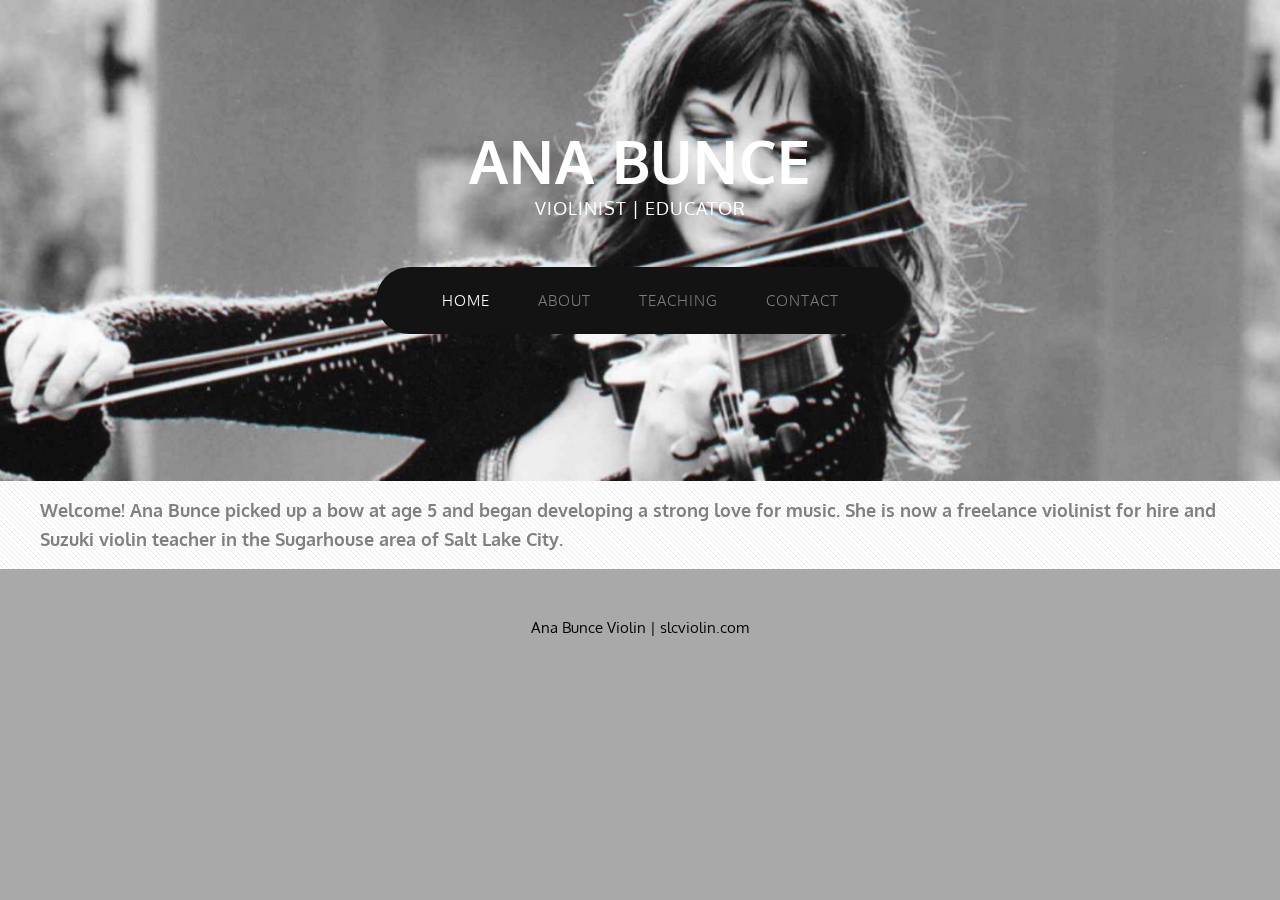
<file: index.html>
<!DOCTYPE HTML>
<html>
	<head>
		<title>Ana Bunce Violin Studio</title>
		<meta http-equiv="content-type" content="text/html; charset=utf-8" />
		<meta name="description" content="Salt Lake City Suzuki Violin Lessons" />
		<meta name="keywords" content="Suzuki Violin, Ana Bunce, Violin Lessons, Utah, Salt Lake City Violin" />
		<link href='https://fonts.googleapis.com/css?family=Oxygen:400,300,700' rel='stylesheet' type='text/css'>
		<!--[if lte IE 8]><script src="js/html5shiv.js"></script><![endif]-->
        <script src="https://ajax.googleapis.com/ajax/libs/jquery/1.11.0/jquery.min.js"></script>
		<script src="js/skel.min.js"></script>
		<script src="js/skel-panels.min.js"></script>
		<script src="js/init.js"></script>
		<noscript>
			<link rel="stylesheet" href="css/skel-noscript.css" />
			<link rel="stylesheet" href="css/style.css" />
		</noscript>
		<!--[if lte IE 8]><link rel="stylesheet" href="css/ie/v8.css" /><![endif]-->
		<!--[if lte IE 9]><link rel="stylesheet" href="css/ie/v9.css" /><![endif]-->
		<!--google analytics block-->
		<script>
		  (function(i,s,o,g,r,a,m){i['GoogleAnalyticsObject']=r;i[r]=i[r]||function(){
		  (i[r].q=i[r].q||[]).push(arguments)},i[r].l=1*new Date();a=s.createElement(o),
		  m=s.getElementsByTagName(o)[0];a.async=1;a.src=g;m.parentNode.insertBefore(a,m)
		  })(window,document,'script','https://www.google-analytics.com/analytics.js','ga');
		  ga('create', 'UA-104419041-1', 'auto');
		  ga('send', 'pageview');
		</script>
	</head>
	<body class="homepage">

	<!-- Header -->
		<div id="header">
			<div class="container">
					
				<!-- Logo -->
					<div id="logo">
						<h1><a href="#">Ana Bunce</a></h1>
						<span>VIOLINIST   |   EDUCATOR</span>
					</div>
				
				<!-- Nav -->
					<nav id="nav">
						<ul>
							<li class="active"><a href="index.html">Home</a></li>
							<li><a href="about.html">About</a></li>
							<!--<li><a href="teaching.html">Teaching</a></li>-->
							<li class="dropdown">
								<a href="teaching.html" class="dropbtn">Teaching</a>
							    <div class="dropdown-content nav">
							   		<a href="tuition.html">Tuition</a>
							   		<a href="philosophy.html">Philosophy</a>
								</div>
							</li>
							<li><a href="contact.html">Contact</a></li>
						</ul>
					</nav>

			</div>
		</div>
	<!-- Header -->
		
	<!-- Main -->
		<div id="main">
			<div class="container">
				<div class="row">

					<!-- Content -->
						<div id="content" class="12u skel-cell-important">
							<section>
								<!--<header>-->
									<!--<h2>Welcome</h2>-->
									<!--<span class="byline">A Message from Ana</span>-->
								<!--</header>-->
								<p>Welcome!  Ana Bunce picked up a bow at age 5 and began developing a strong love for music.  She is now a freelance violinist for hire and Suzuki violin teacher in the Sugarhouse area of Salt Lake City.</p>
								<!--<p><a href="#" class="image main right"><img class="image main" src="images/AnaHomepage.jpg" alt=""></a></p>-->
							</section>
						</div>
					<!-- /Content -->
						
				</div>
			
			</div>
		</div>
	<!-- Main -->		
			
	<!-- Main -->
	<!--	<div id="main">-->
	<!--		<div class="container">-->
	<!--			<header>-->
	<!--				<h2>Gravida nibh quis urna</h2>-->
	<!--			</header>-->
	<!--			<div class="row">-->
	<!--				<div class="3u">-->
	<!--					<section>-->
	<!--						<a href="#" class="image full"><img src="images/pics01.jpg" alt="" /></a>-->
	<!--						<p>Quisque dictum. Pellentesque viverra  enim. Integer nisl risus, sagittis convallis, rutrum id, elementum.</p>-->
	<!--						<a href="#" class="button">Read More</a>-->
	<!--					</section>-->
	<!--				</div>-->
	<!--				<div class="3u">-->
	<!--					<section>-->
	<!--						<a href="#" class="image full"><img src="images/pics11.jpg" alt="" /></a>-->
	<!--						<p>Pellentesque viverra  enim. Tristique ante ut risus. Quisque dictum. Integer sagittis convallis elementum.</p>-->
	<!--						<a href="#" class="button">Read More</a>-->
	<!--					</section>-->
	<!--				</div>-->
	<!--				<div class="3u">-->
	<!--					<section>-->
	<!--						<a href="#" class="image full"><img src="images/pics12.jpg" alt="" /></a>-->
	<!--						<p>Pellentesque viverra  enim. Quisque dictum. Integer nisl risus, sagittis convallis, rutrum id, elementum.</p>-->
	<!--						<a href="#" class="button">Read More</a>-->
	<!--					</section>-->
	<!--				</div>-->
	<!--				<div class="3u">-->
	<!--					<section>-->
	<!--						<a href="#" class="image full"><img src="images/pics13.jpg" alt="" /></a>-->
	<!--						<p>Tristique ante ut risus. Quisque dictum. Integer nisl risus, sagittis convallis elementum.</p>-->
	<!--						<a href="#" class="button">Read More</a>-->
	<!--					</section>-->
	<!--				</div>-->
	<!--			</div>-->
	<!--			<div class="divider">&nbsp;</div>-->
	<!--			<div class="row">-->
				
					<!-- Content -->
	<!--					<div class="8u skel-cell-important">-->
	<!--						<section id="content">-->
	<!--							<header>-->
	<!--								<h2>Integer gravida nibh quis urna</h2>-->
	<!--								<span class="byline">Donec leo, vivamus fermentum nibh in augue praesent a lacus at urna congue rutrum</span>-->
	<!--							</header>-->
	<!--							<p><a href="#" class="image full"><img src="images/pics02.jpg" alt=""></a></p>-->
	<!--							<p>This is <strong>Monochromed</strong>, a responsive HTML5 site template freebie by <a href="http://templated.co">TEMPLATED</a>. Released for free under the <a href="http://templated.co/license">Creative Commons Attribution</a> license, so use it for whatever (personal or commercial) &ndash; just give us credit! Check out more of our stuff at <a href="http://templated.co">our site</a> or follow us on <a href="http://twitter.com/templatedco">Twitter</a>.</p>-->
	<!--							<a href="#" class="button">Read More</a>-->
	<!--						</section>-->
	<!--					</div>-->
					<!-- /Content -->
						
					<!-- Sidebar -->
	<!--					<div id="sidebar" class="4u">-->
	<!--						<section>-->
	<!--							<header>-->
	<!--								<h2>Gravida praesent</h2>-->
	<!--								<span class="byline">Praesent lacus congue rutrum</span>-->
	<!--							</header>-->
	<!--							<p>Donec leo, vivamus fermentum nibh in augue praesent a lacus at urna congue rutrum. Maecenas luctus lectus at sapien. Consectetuer adipiscing elit.</p>-->
	<!--							<ul class="default">-->
	<!--								<li><a href="#">Pellentesque quis lectus gravida blandit.</a></li>-->
	<!--								<li><a href="#">Lorem ipsum consectetuer adipiscing elit.</a></li>-->
	<!--								<li><a href="#">Phasellus nec nibh pellentesque congue.</a></li>-->
	<!--								<li><a href="#">Cras aliquam risus pellentesque pharetra.</a></li>-->
	<!--								<li><a href="#">Duis non metus commodo euismod lobortis.</a></li>-->
	<!--								<li><a href="#">Lorem ipsum dolor adipiscing elit.</a></li>-->
	<!--							</ul>-->
	<!--						</section>-->
	<!--					</div>-->
					<!-- Sidebar -->
						
	<!--			</div>-->
			
	<!--		</div>-->
	<!--	</div>-->
	<!-- Main -->

	<!-- Footer -->
		<!--<div id="footer">-->
		<!--	<div class="container">-->
		<!--		<div class="row">-->
		<!--			<div class="3u">-->
		<!--				<section>-->
		<!--					<ul class="style1">-->
		<!--						<li><img src="images/pics05.jpg" width="78" height="78" alt="">-->
		<!--							<p>Nullam non wisi a sem eleifend. Donec mattis libero eget urna. </p>-->
		<!--							<p class="posted">August 11, 2014  |  (10 )  Comments</p>-->
		<!--						</li>-->
		<!--						<li><img src="images/pics06.jpg" width="78" height="78" alt="">-->
		<!--							<p>Nullam non wisi a sem eleifend. Donec mattis libero eget urna. </p>-->
		<!--							<p class="posted">August 11, 2014  |  (10 )  Comments</p>-->
		<!--						</li>-->
		<!--						<li><img src="images/pics07.jpg" width="78" height="78" alt="">-->
		<!--							<p>Nullam non wisi a sem eleifend. Donec mattis libero eget urna. </p>-->
		<!--							<p class="posted">August 11, 2014  |  (10 )  Comments</p>-->
		<!--						</li>-->
		<!--					</ul>-->
		<!--				</section>-->
		<!--			</div>-->
		<!--			<div class="3u">-->
		<!--				<section>-->
		<!--					<ul class="style1">-->
		<!--						<li class="first"><img src="images/pics08.jpg" width="78" height="78" alt="">-->
		<!--							<p>Nullam non wisi a sem eleifend. Donec mattis libero eget urna. </p>-->
		<!--							<p class="posted">August 11, 2014  |  (10 )  Comments</p>-->
		<!--						</li>-->
		<!--						<li><img src="images/pics09.jpg" width="78" height="78" alt="">-->
		<!--							<p>Nullam non wisi a sem eleifend. Donec mattis libero eget urna. </p>-->
		<!--							<p class="posted">August 11, 2014  |  (10 )  Comments</p>-->
		<!--						</li>-->
		<!--						<li><img src="images/pics10.jpg" width="78" height="78" alt="">-->
		<!--							<p>Nullam non wisi a sem eleifend. Donec mattis libero eget urna. </p>-->
		<!--							<p class="posted">August 11, 2014  |  (10 )  Comments</p>-->
		<!--						</li>-->
		<!--					</ul>-->
		<!--				</section>				-->
		<!--			</div>-->
		<!--			<div class="6u">-->
		<!--				<section>-->
		<!--					<header>-->
		<!--						<h2>Aenean elementum</h2>-->
		<!--					</header>-->
		<!--					<p>In posuere eleifend odio. Quisque semper augue mattis wisi. Maecenas ligula. Pellentesque viverra vulputate enim. Aliquam erat volutpat. Pellentesque tristique ante ut risus. Quisque dictum. Integer nisl risus, sagittis convallis, rutrum id, elementum congue, nibh. Suspendisse dictum porta lectus.</p>-->
		<!--					<ul class="default">-->
		<!--						<li><a href="#">Pellentesque quis lectus gravida blandit.</a></li>-->
		<!--						<li><a href="#">Lorem ipsum consectetuer adipiscing elit.</a></li>-->
		<!--						<li><a href="#">Phasellus nec nibh pellentesque congue.</a></li>-->
		<!--						<li><a href="#">Cras aliquam risus pellentesque pharetra.</a></li>-->
		<!--						<li><a href="#">Duis non metus commodo euismod lobortis.</a></li>-->
		<!--						<li><a href="#">Lorem ipsum dolor adipiscing elit.</a></li>-->
		<!--					</ul>-->
		<!--				</section>-->
		<!--			</div>-->
		<!--		</div>-->
		<!--	</div>-->
		<!--</div>-->
	<!-- Footer -->

	<!-- Copyright -->
		<div id="copyright">
			<div class="container">
				Ana Bunce Violin | <a href="https://slcviolin.com">slcviolin.com</a>
			</div>
		</div>

	</body>
</html>
</file>
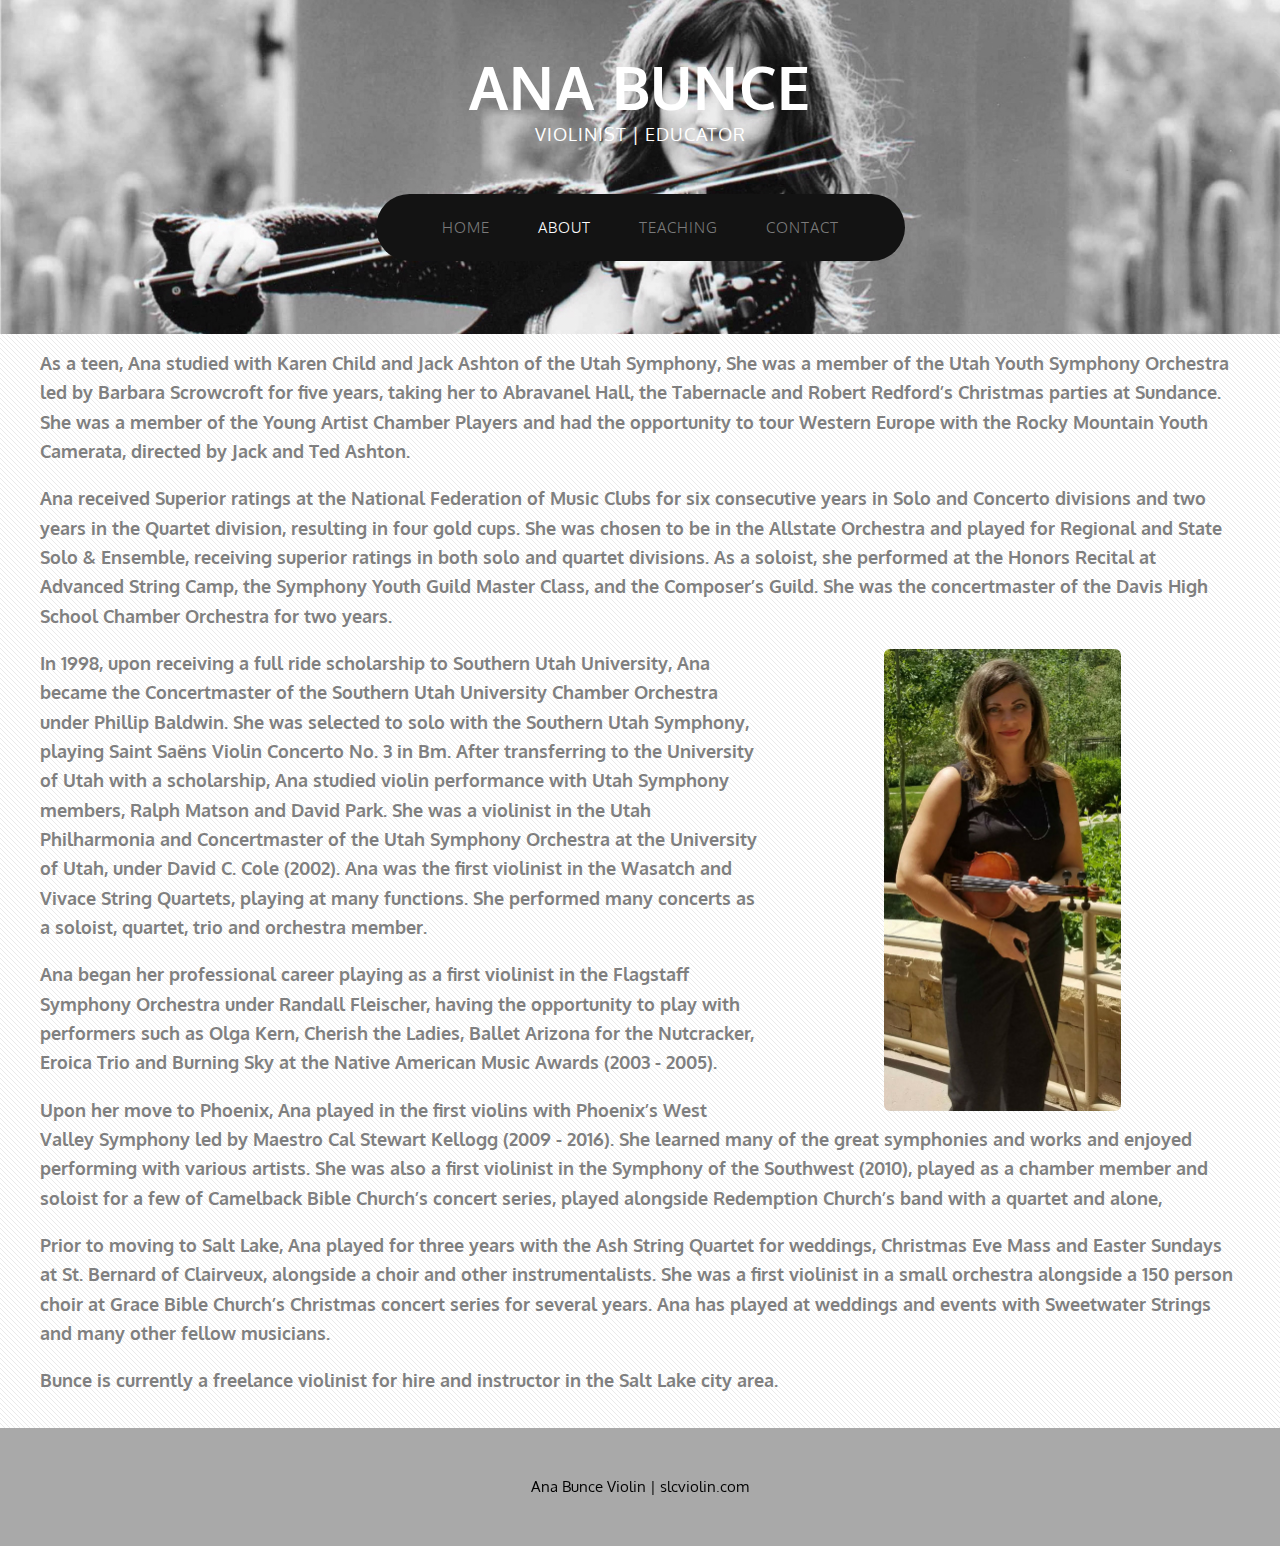
<file: about.html>
<!DOCTYPE HTML>
<html>
	<head>
		<title>Ana Bunce Violin Studio</title>
		<meta http-equiv="content-type" content="text/html; charset=utf-8" />
		<meta name="description" content="Salt Lake City Suzuki Violin Lessons" />
		<meta name="keywords" content="Suzuki Violin, Ana Bunce, Violin Lessons, Utah, Salt Lake City Violin" />
		<link href='https://fonts.googleapis.com/css?family=Oxygen:400,300,700' rel='stylesheet' type='text/css'>
		<!--[if lte IE 8]><script src="js/html5shiv.js"></script><![endif]-->
        <script src="https://ajax.googleapis.com/ajax/libs/jquery/1.11.0/jquery.min.js"></script>
		<script src="js/skel.min.js"></script>
		<script src="js/skel-panels.min.js"></script>
		<script src="js/init.js"></script>
		<noscript>
			<link rel="stylesheet" href="css/skel-noscript.css" />
			<link rel="stylesheet" href="css/style.css" />
		</noscript>
		<!--[if lte IE 8]><link rel="stylesheet" href="css/ie/v8.css" /><![endif]-->
		<!--[if lte IE 9]><link rel="stylesheet" href="css/ie/v9.css" /><![endif]-->
		<script>
		  (function(i,s,o,g,r,a,m){i['GoogleAnalyticsObject']=r;i[r]=i[r]||function(){
		  (i[r].q=i[r].q||[]).push(arguments)},i[r].l=1*new Date();a=s.createElement(o),
		  m=s.getElementsByTagName(o)[0];a.async=1;a.src=g;m.parentNode.insertBefore(a,m)
		  })(window,document,'script','https://www.google-analytics.com/analytics.js','ga');
		  ga('create', 'UA-104419041-1', 'auto');
		  ga('send', 'pageview');
		</script>		
	</head>
	<body>

	<!-- Header -->
		<div id="header">
			<div class="container">
					
				<!-- Logo -->
					<div id="logo">
						<h1><a href="#">Ana Bunce</a></h1>
						<span>VIOLINIST   |   EDUCATOR</span>
					</div>
				
				<!-- Nav -->
					<nav id="nav">
						<ul>
							<li><a href="index.html">Home</a></li>
							<li class="active"><a href="about.html">About</a></li>
							<!--<li><a href="teaching.html">Teaching</a></li>-->
							<li class="dropdown">
								<a href="teaching.html" class="dropbtn">Teaching</a>
							    <div class="dropdown-content nav">
							   		<a href="tuition.html">Tuition</a>
							   		<a href="philosophy.html">Philosophy</a>
								</div>
							</li>
							<li><a href="contact.html">Contact</a></li>
							<!--<li><a href="onecolumn.html">No Sidebar</a></li>-->
						</ul>
					</nav>

			</div>
		</div>
	<!-- Header -->

	<!-- Main -->
		<div id="main">
			<div class="container">
				<div class="row">

					<!-- Content -->
						<div id="content" class="12u skel-cell-important">
							<section>
								<!--<header>-->
									<!--<h2>Welcome</h2>-->
									<!--<span class="byline">A Message from Ana</span>-->
								<!--</header>-->
								<p>As a teen, Ana studied with Karen Child and Jack Ashton of the Utah Symphony,  She was a member of the Utah Youth Symphony Orchestra led by Barbara Scrowcroft for five years, taking her to Abravanel Hall, the Tabernacle and Robert Redford’s Christmas parties at Sundance.  She was a member of the Young Artist Chamber Players and had the opportunity to tour Western Europe with the Rocky Mountain Youth Camerata, directed by Jack and Ted Ashton. </p>
								<p>Ana received Superior ratings at the National Federation of Music Clubs for six consecutive years in Solo and Concerto divisions and two years in the Quartet division, resulting in four gold cups.  She was chosen to be in the Allstate Orchestra and played for Regional and State Solo & Ensemble, receiving superior ratings in both solo and quartet divisions. As a soloist, she performed at the Honors Recital at Advanced String Camp, the Symphony Youth Guild Master Class, and the Composer’s Guild.  She was  the concertmaster of the Davis High School Chamber Orchestra for two years.</p>
								<p><a href="#" class="image main right"><img class="image main" src="images/AnaHomepage.jpg" alt=""></a></p>								
								<p>In 1998, upon receiving a full ride scholarship to Southern Utah University, Ana became the Concertmaster of the Southern Utah University Chamber Orchestra under Phillip Baldwin.  She was selected to solo with the Southern Utah Symphony, playing Saint Saëns Violin Concerto No. 3 in Bm.  After transferring to the University of Utah with a scholarship, Ana studied violin performance with Utah Symphony members, Ralph Matson and David Park.  She was a violinist in the Utah Philharmonia and Concertmaster of the Utah Symphony Orchestra at the University of Utah, under David C. Cole (2002).  Ana was the first violinist in the Wasatch and Vivace String Quartets, playing at many functions.  She performed many concerts as a soloist, quartet, trio and orchestra member.</p>
								<p>Ana began her professional career playing as a first violinist in the Flagstaff Symphony Orchestra under Randall Fleischer, having the opportunity to play with performers such as Olga Kern, Cherish the Ladies, Ballet Arizona for the Nutcracker, Eroica Trio  and Burning Sky at the Native American Music Awards (2003 - 2005).</p>
								<p>Upon her move to Phoenix, Ana played in the first violins with Phoenix’s West Valley Symphony led by Maestro Cal Stewart Kellogg (2009 - 2016).  She learned many of the great symphonies and works and enjoyed performing with various artists.  She was also a first violinist in the Symphony of the Southwest (2010), played as a chamber member and soloist for a few of Camelback Bible Church’s concert series, played alongside Redemption Church’s band with a quartet and alone,</p>
								<p>Prior to moving to Salt Lake, Ana played for three years with the Ash String Quartet for weddings, Christmas Eve Mass and Easter Sundays at St. Bernard of Clairveux, alongside a choir and other instrumentalists.  She was a first violinist in a small orchestra alongside a 150 person choir at Grace Bible Church’s Christmas concert series for several years.  Ana has played at weddings and events with Sweetwater Strings and many other fellow musicians.</p>
								<p>Bunce is currently a freelance violinist for hire and instructor in the Salt Lake city area.</p>
								<p></p>
								<!--<p><a href="#" class="image full"><img src="images/HomepageAna.jpg" alt=""></a></p>-->
							</section>
						</div>
					<!-- /Content -->
						
				</div>
			
			</div>
		</div>
	<!-- Main -->	
			
	 <!--Main -->
		<!--<div id="main">-->
		<!--	<div class="container">-->
		<!--		<div class="row">-->

		<!--			 Sidebar -->
		<!--				<div id="sidebar" class="3u">-->
		<!--					<section>-->
		<!--						<header>-->
		<!--							<h2>Gravida praesent</h2>-->
		<!--							<span class="byline">Praesent lacus congue rutrum</span>-->
		<!--						</header>-->
		<!--						<p>Donec leo, vivamus fermentum nibh in augue praesent a lacus at urna congue rutrum. Maecenas luctus lectus at sapien. Consectetuer adipiscing elit.</p>-->
		<!--						<ul class="default">-->
		<!--							<li><a href="#">Pellentesque quis lectus</a></li>-->
		<!--							<li><a href="#">Lorem ipsum adipiscing elit</a></li>-->
		<!--							<li><a href="#">Phasellus pellentesque congue</a></li>-->
		<!--							<li><a href="#">Cras aliquam risus pharetra</a></li>-->
		<!--							<li><a href="#">Duis metus euismod lobortis</a></li>-->
		<!--						</ul>-->
		<!--					</section>-->
		<!--				</div>-->
		<!--			 Sidebar -->
				
		<!--			 Content -->
		<!--				<div id="content" class="6u skel-cell-important">-->
		<!--					<section>-->
		<!--						<header>-->
		<!--							<h2>Two Sidebars</h2>-->
		<!--							<span class="byline">Praesent lacus at urna congue rutrum</span>-->
		<!--						</header>-->
		<!--						<p><a href="#" class="image full"><img src="images/pics02.jpg" alt=""></a></p>-->
		<!--						<p>Maecenas pede nisl, elementum eu, ornare ac, malesuada at, erat. Proin gravida orci porttitor enim accumsan lacinia. Donec condimentum, urna non molestie semper, ligula enim ornare nibh, quis laoreet eros quam eget ante. Aliquam libero. Vivamus nisl nibh, iaculis vitae, viverra sit amet, ullamcorper vitae, turpis. Aliquam erat volutpat. Vestibulum dui sem, pulvinar sed, imperdiet nec, iaculis nec, leo. Fusce odio. Etiam arcu dui, faucibus eget, placerat vel, sodales eget, orci. Donec ornare neque ac sem. Mauris aliquet. Aliquam sem ultricies. Phasellus tempor vehicula justo.</p>-->
		<!--					</section>-->
		<!--				</div>-->
		<!--			 /Content -->
						
		<!--			 Sidebar -->
		<!--				<div id="sidebar" class="3u">-->
		<!--					<section>-->
		<!--						<header>-->
		<!--							<h2>Gravida praesent</h2>-->
		<!--							<span class="byline">Praesent lacus congue rutrum</span>-->
		<!--						</header>-->
		<!--						<p>Donec leo, vivamus fermentum nibh in augue praesent a lacus at urna congue rutrum. Maecenas luctus lectus at sapien. Consectetuer adipiscing elit.</p>-->
		<!--						<ul class="default">-->
		<!--							<li><a href="#">Pellentesque quis lectus</a></li>-->
		<!--							<li><a href="#">Lorem ipsum adipiscing elit</a></li>-->
		<!--							<li><a href="#">Phasellus pellentesque congue</a></li>-->
		<!--							<li><a href="#">Cras aliquam risus pharetra</a></li>-->
		<!--							<li><a href="#">Duis metus euismod lobortis</a></li>-->
		<!--						</ul>-->
		<!--					</section>-->
		<!--				</div>-->
		<!--			 Sidebar -->
				
		<!--		</div>-->
			
		<!--	</div>-->
		<!--</div>-->
	 <!--Main -->

	<!-- Footer -->
		<!--<div id="footer">-->
		<!--	<div class="container">-->
		<!--		<div class="row">-->
		<!--			<div class="3u">-->
		<!--				<section>-->
		<!--					<ul class="style1">-->
		<!--						<li><img src="images/pics05.jpg" width="78" height="78" alt="">-->
		<!--							<p>Nullam non wisi a sem eleifend. Donec mattis libero eget urna. </p>-->
		<!--							<p class="posted">August 11, 2014  |  (10 )  Comments</p>-->
		<!--						</li>-->
		<!--						<li><img src="images/pics06.jpg" width="78" height="78" alt="">-->
		<!--							<p>Nullam non wisi a sem eleifend. Donec mattis libero eget urna. </p>-->
		<!--							<p class="posted">August 11, 2014  |  (10 )  Comments</p>-->
		<!--						</li>-->
		<!--						<li><img src="images/pics07.jpg" width="78" height="78" alt="">-->
		<!--							<p>Nullam non wisi a sem eleifend. Donec mattis libero eget urna. </p>-->
		<!--							<p class="posted">August 11, 2014  |  (10 )  Comments</p>-->
		<!--						</li>-->
		<!--					</ul>-->
		<!--				</section>-->
		<!--			</div>-->
		<!--			<div class="3u">-->
		<!--				<section>-->
		<!--					<ul class="style1">-->
		<!--						<li class="first"><img src="images/pics08.jpg" width="78" height="78" alt="">-->
		<!--							<p>Nullam non wisi a sem eleifend. Donec mattis libero eget urna. </p>-->
		<!--							<p class="posted">August 11, 2014  |  (10 )  Comments</p>-->
		<!--						</li>-->
		<!--						<li><img src="images/pics09.jpg" width="78" height="78" alt="">-->
		<!--							<p>Nullam non wisi a sem eleifend. Donec mattis libero eget urna. </p>-->
		<!--							<p class="posted">August 11, 2014  |  (10 )  Comments</p>-->
		<!--						</li>-->
		<!--						<li><img src="images/pics10.jpg" width="78" height="78" alt="">-->
		<!--							<p>Nullam non wisi a sem eleifend. Donec mattis libero eget urna. </p>-->
		<!--							<p class="posted">August 11, 2014  |  (10 )  Comments</p>-->
		<!--						</li>-->
		<!--					</ul>-->
		<!--				</section>				-->
		<!--			</div>-->
		<!--			<div class="6u">-->
		<!--				<section>-->
		<!--					<header>-->
		<!--						<h2>Aenean elementum</h2>-->
		<!--					</header>-->
		<!--					<p>In posuere eleifend odio. Quisque semper augue mattis wisi. Maecenas ligula. Pellentesque viverra vulputate enim. Aliquam erat volutpat. Pellentesque tristique ante ut risus. Quisque dictum. Integer nisl risus, sagittis convallis, rutrum id, elementum congue, nibh. Suspendisse dictum porta lectus.</p>-->
		<!--					<ul class="default">-->
		<!--						<li><a href="#">Pellentesque quis lectus gravida blandit.</a></li>-->
		<!--						<li><a href="#">Lorem ipsum consectetuer adipiscing elit.</a></li>-->
		<!--						<li><a href="#">Phasellus nec nibh pellentesque congue.</a></li>-->
		<!--						<li><a href="#">Cras aliquam risus pellentesque pharetra.</a></li>-->
		<!--						<li><a href="#">Duis non metus commodo euismod lobortis.</a></li>-->
		<!--						<li><a href="#">Lorem ipsum dolor adipiscing elit.</a></li>-->
		<!--					</ul>-->
		<!--				</section>-->
		<!--			</div>-->
		<!--		</div>-->
		<!--	</div>-->
		<!--</div>-->
	<!-- Footer -->

	<!-- Copyright -->
		<div id="copyright">
			<div class="container">
				Ana Bunce Violin | <a href="https://slcviolin.com">slcviolin.com</a>								
			</div>
		</div>

	</body>
</html>
</file>
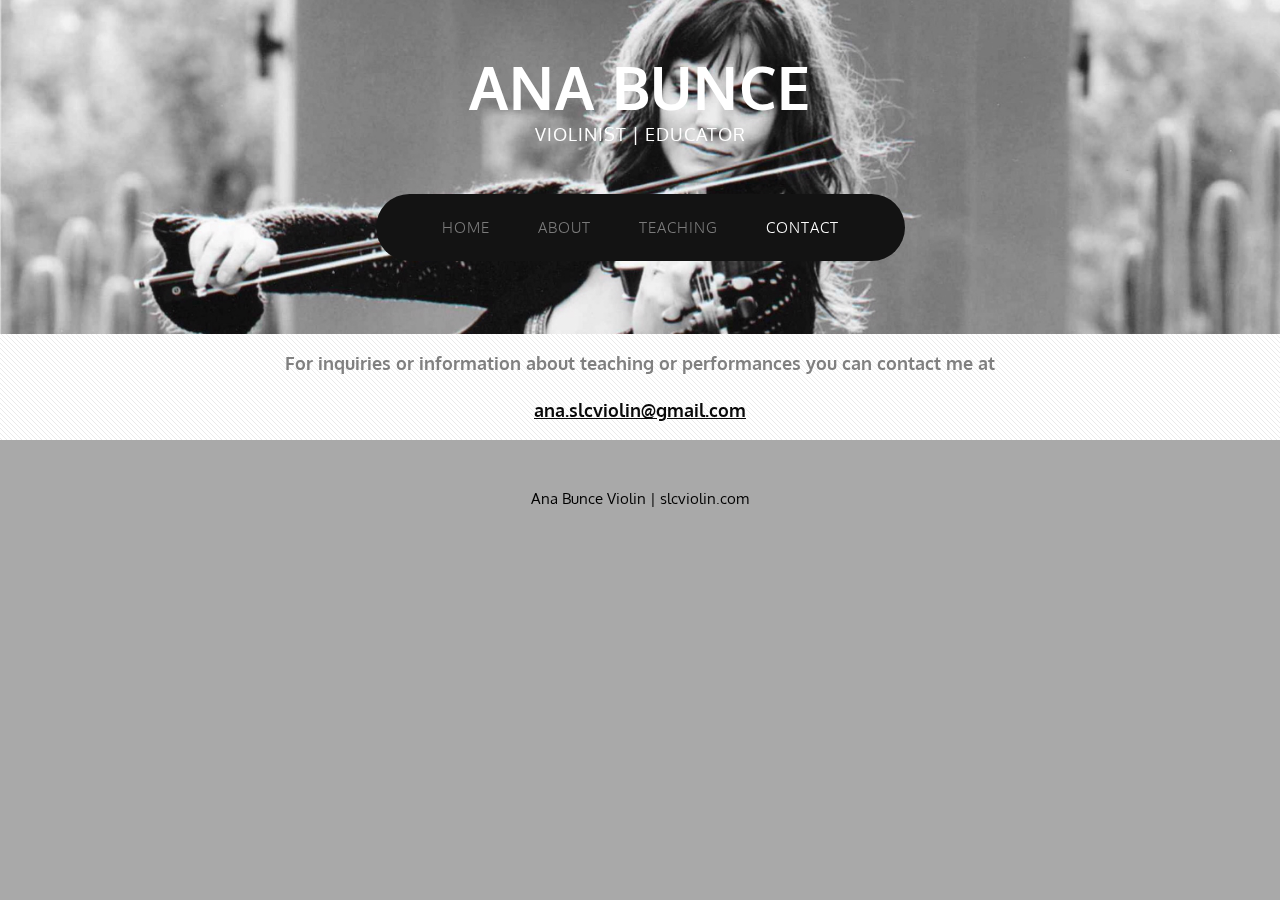
<file: contact.html>
<!DOCTYPE HTML>
<html>
	<head>
		<title>Ana Bunce Violin Studio</title>
		<meta http-equiv="content-type" content="text/html; charset=utf-8" />
		<meta name="description" content="Salt Lake City Suzuki Violin Lessons" />
		<meta name="keywords" content="Suzuki Violin, Ana Bunce, Violin Lessons, Utah, Salt Lake City Violin" />
		<link href='https://fonts.googleapis.com/css?family=Oxygen:400,300,700' rel='stylesheet' type='text/css'>
		<!--[if lte IE 8]><script src="js/html5shiv.js"></script><![endif]-->
        <script src="https://ajax.googleapis.com/ajax/libs/jquery/1.11.0/jquery.min.js"></script>
		<script src="js/skel.min.js"></script>
		<script src="js/skel-panels.min.js"></script>
		<script src="js/init.js"></script>
		<noscript>
			<link rel="stylesheet" href="css/skel-noscript.css" />
			<link rel="stylesheet" href="css/style.css" />
		</noscript>
		<!--[if lte IE 8]><link rel="stylesheet" href="css/ie/v8.css" /><![endif]-->
		<!--[if lte IE 9]><link rel="stylesheet" href="css/ie/v9.css" /><![endif]-->
		<script>
		  (function(i,s,o,g,r,a,m){i['GoogleAnalyticsObject']=r;i[r]=i[r]||function(){
		  (i[r].q=i[r].q||[]).push(arguments)},i[r].l=1*new Date();a=s.createElement(o),
		  m=s.getElementsByTagName(o)[0];a.async=1;a.src=g;m.parentNode.insertBefore(a,m)
		  })(window,document,'script','https://www.google-analytics.com/analytics.js','ga');
		  ga('create', 'UA-104419041-1', 'auto');
		  ga('send', 'pageview');
		</script>		
	</head>
	<body>

	<!-- Header -->
		<div id="header">
			<div class="container">
					
				<!-- Logo -->
					<div id="logo">
						<h1><a href="#">Ana Bunce</a></h1>
						<span>VIOLINIST   |   EDUCATOR</span>
					</div>
				
				<!-- Nav -->
					<nav id="nav">
						<ul>
							<li><a href="index.html">Home</a></li>
							<li><a href="about.html">About</a></li>
							<!--<li><a href="teaching.html">Teaching</a></li>-->
							<li class="dropdown">
								<a href="teaching.html" class="dropbtn">Teaching</a>
							    <div class="dropdown-content nav">
							   		<a href="tuition.html">Tuition</a>
							   		<a href="philosophy.html">Philosophy</a>
								</div>
							</li>							
							<li class="active"><a href="contact.html">Contact</a></li>
							<!--<li><a href="onecolumn.html">No Sidebar</a></li>-->
						</ul>
					</nav>

			</div>
		</div>
	<!-- Header -->

	<!-- Main -->
		<div id="main">
			<div class="container">
				<div class="row">

					<!-- Content -->
						<div id="content" class="12u skel-cell-important">
							<section>
								<!--<header>-->
									<!--<h2>Welcome</h2>-->
									<!--<span class="byline">A Message from Ana</span>-->
								<!--</header>-->
								<p style="text-align: center;">For inquiries or information about teaching or performances you can contact me at</p>
								<p style="text-align: center;"><a style="color:#090909;" href="mailto:ana.slcviolin@gmail.com?Subject=Violin Inquiry" target="_blank">ana.slcviolin@gmail.com</a></p>
								<!--<p><a href="#" class="image full"><img src="images/HomepageAna.jpg" alt=""></a></p>-->
							</section>
						</div>
					<!-- /Content -->
						
				</div>
			
			</div>
		</div>
	<!-- Main -->	
			
	<!-- Main -->
	<!--	<div id="main">-->
	<!--		<div class="container">-->
	<!--			<div class="row">-->
				
					<!-- Content -->
	<!--					<div id="content" class="8u skel-cell-important">-->
	<!--						<section>-->
	<!--							<header>-->
	<!--								<h2>Right Sidebar</h2>-->
	<!--								<span class="byline">Donec vivamus fermentum nibh in augue praesent</span>-->
	<!--							</header>-->
	<!--							<p><a href="#" class="image full"><img src="images/pics02.jpg" alt=""></a></p>-->
	<!--							<p>Maecenas pede nisl, elementum eu, ornare ac, malesuada at, erat. Proin gravida orci porttitor enim accumsan lacinia. Donec condimentum, urna non molestie semper, ligula enim ornare nibh, quis laoreet eros quam eget ante. Aliquam libero. Vivamus nisl nibh, iaculis vitae, viverra sit amet, ullamcorper vitae, turpis. Aliquam erat volutpat. Vestibulum dui sem, pulvinar sed, imperdiet nec, iaculis nec, leo. Fusce odio. Etiam arcu dui, faucibus eget, placerat vel, sodales eget, orci. Donec ornare neque ac sem. Mauris aliquet. Aliquam sem leo, vulputate sed, convallis at, ultricies quis, justo. Donec nonummy magna quis risus. Quisque eleifend. Phasellus tempor vehicula justo.</p>-->
	<!--						</section>-->
	<!--					</div>-->
					<!-- /Content -->
						
					<!-- Sidebar -->
	<!--					<div id="sidebar" class="4u">-->
	<!--						<section>-->
	<!--							<header>-->
	<!--								<h2>Gravida praesent</h2>-->
	<!--								<span class="byline">Praesent lacus congue rutrum</span>-->
	<!--							</header>-->
	<!--							<p>Donec leo, vivamus fermentum nibh in augue praesent a lacus at urna congue rutrum. Maecenas luctus lectus at sapien. Consectetuer adipiscing elit.</p>-->
	<!--							<ul class="default">-->
	<!--								<li><a href="#">Pellentesque quis lectus gravida blandit.</a></li>-->
	<!--								<li><a href="#">Lorem ipsum consectetuer adipiscing elit.</a></li>-->
	<!--								<li><a href="#">Phasellus nec nibh pellentesque congue.</a></li>-->
	<!--								<li><a href="#">Cras aliquam risus pellentesque pharetra.</a></li>-->
	<!--								<li><a href="#">Duis non metus commodo euismod lobortis.</a></li>-->
	<!--								<li><a href="#">Lorem ipsum dolor adipiscing elit.</a></li>-->
	<!--							</ul>-->
	<!--						</section>-->
	<!--					</div>-->
					<!-- Sidebar -->
						
	<!--			</div>-->
			
	<!--		</div>-->
	<!--	</div>-->
	<!-- Main -->

	<!-- Footer -->
	<!--	<div id="footer">-->
	<!--		<div class="container">-->
	<!--			<div class="row">-->
	<!--				<div class="3u">-->
	<!--					<section>-->
	<!--						<ul class="style1">-->
	<!--							<li><img src="images/pics05.jpg" width="78" height="78" alt="">-->
	<!--								<p>Nullam non wisi a sem eleifend. Donec mattis libero eget urna. </p>-->
	<!--								<p class="posted">August 11, 2014  |  (10 )  Comments</p>-->
	<!--							</li>-->
	<!--							<li><img src="images/pics06.jpg" width="78" height="78" alt="">-->
	<!--								<p>Nullam non wisi a sem eleifend. Donec mattis libero eget urna. </p>-->
	<!--								<p class="posted">August 11, 2014  |  (10 )  Comments</p>-->
	<!--							</li>-->
	<!--							<li><img src="images/pics07.jpg" width="78" height="78" alt="">-->
	<!--								<p>Nullam non wisi a sem eleifend. Donec mattis libero eget urna. </p>-->
	<!--								<p class="posted">August 11, 2014  |  (10 )  Comments</p>-->
	<!--							</li>-->
	<!--						</ul>-->
	<!--					</section>-->
	<!--				</div>-->
	<!--				<div class="3u">-->
	<!--					<section>-->
	<!--						<ul class="style1">-->
	<!--							<li class="first"><img src="images/pics08.jpg" width="78" height="78" alt="">-->
	<!--								<p>Nullam non wisi a sem eleifend. Donec mattis libero eget urna. </p>-->
	<!--								<p class="posted">August 11, 2014  |  (10 )  Comments</p>-->
	<!--							</li>-->
	<!--							<li><img src="images/pics09.jpg" width="78" height="78" alt="">-->
	<!--								<p>Nullam non wisi a sem eleifend. Donec mattis libero eget urna. </p>-->
	<!--								<p class="posted">August 11, 2014  |  (10 )  Comments</p>-->
	<!--							</li>-->
	<!--							<li><img src="images/pics10.jpg" width="78" height="78" alt="">-->
	<!--								<p>Nullam non wisi a sem eleifend. Donec mattis libero eget urna. </p>-->
	<!--								<p class="posted">August 11, 2014  |  (10 )  Comments</p>-->
	<!--							</li>-->
	<!--						</ul>-->
	<!--					</section>				-->
	<!--				</div>-->
	<!--				<div class="6u">-->
	<!--					<section>-->
	<!--						<header>-->
	<!--							<h2>Aenean elementum</h2>-->
	<!--						</header>-->
	<!--						<p>In posuere eleifend odio. Quisque semper augue mattis wisi. Maecenas ligula. Pellentesque viverra vulputate enim. Aliquam erat volutpat. Pellentesque tristique ante ut risus. Quisque dictum. Integer nisl risus, sagittis convallis, rutrum id, elementum congue, nibh. Suspendisse dictum porta lectus.</p>-->
	<!--						<ul class="default">-->
	<!--							<li><a href="#">Pellentesque quis lectus gravida blandit.</a></li>-->
	<!--							<li><a href="#">Lorem ipsum consectetuer adipiscing elit.</a></li>-->
	<!--							<li><a href="#">Phasellus nec nibh pellentesque congue.</a></li>-->
	<!--							<li><a href="#">Cras aliquam risus pellentesque pharetra.</a></li>-->
	<!--							<li><a href="#">Duis non metus commodo euismod lobortis.</a></li>-->
	<!--							<li><a href="#">Lorem ipsum dolor adipiscing elit.</a></li>-->
	<!--						</ul>-->
	<!--					</section>-->
	<!--				</div>-->
	<!--			</div>-->
	<!--		</div>-->
	<!--	</div>-->
	<!-- Footer -->

	<!-- Copyright -->
		<div id="copyright">
			<div class="container">
				Ana Bunce Violin | <a href="https://slcviolin.com">slcviolin.com</a>
			</div>
		</div>

	</body>
</html>
</file>
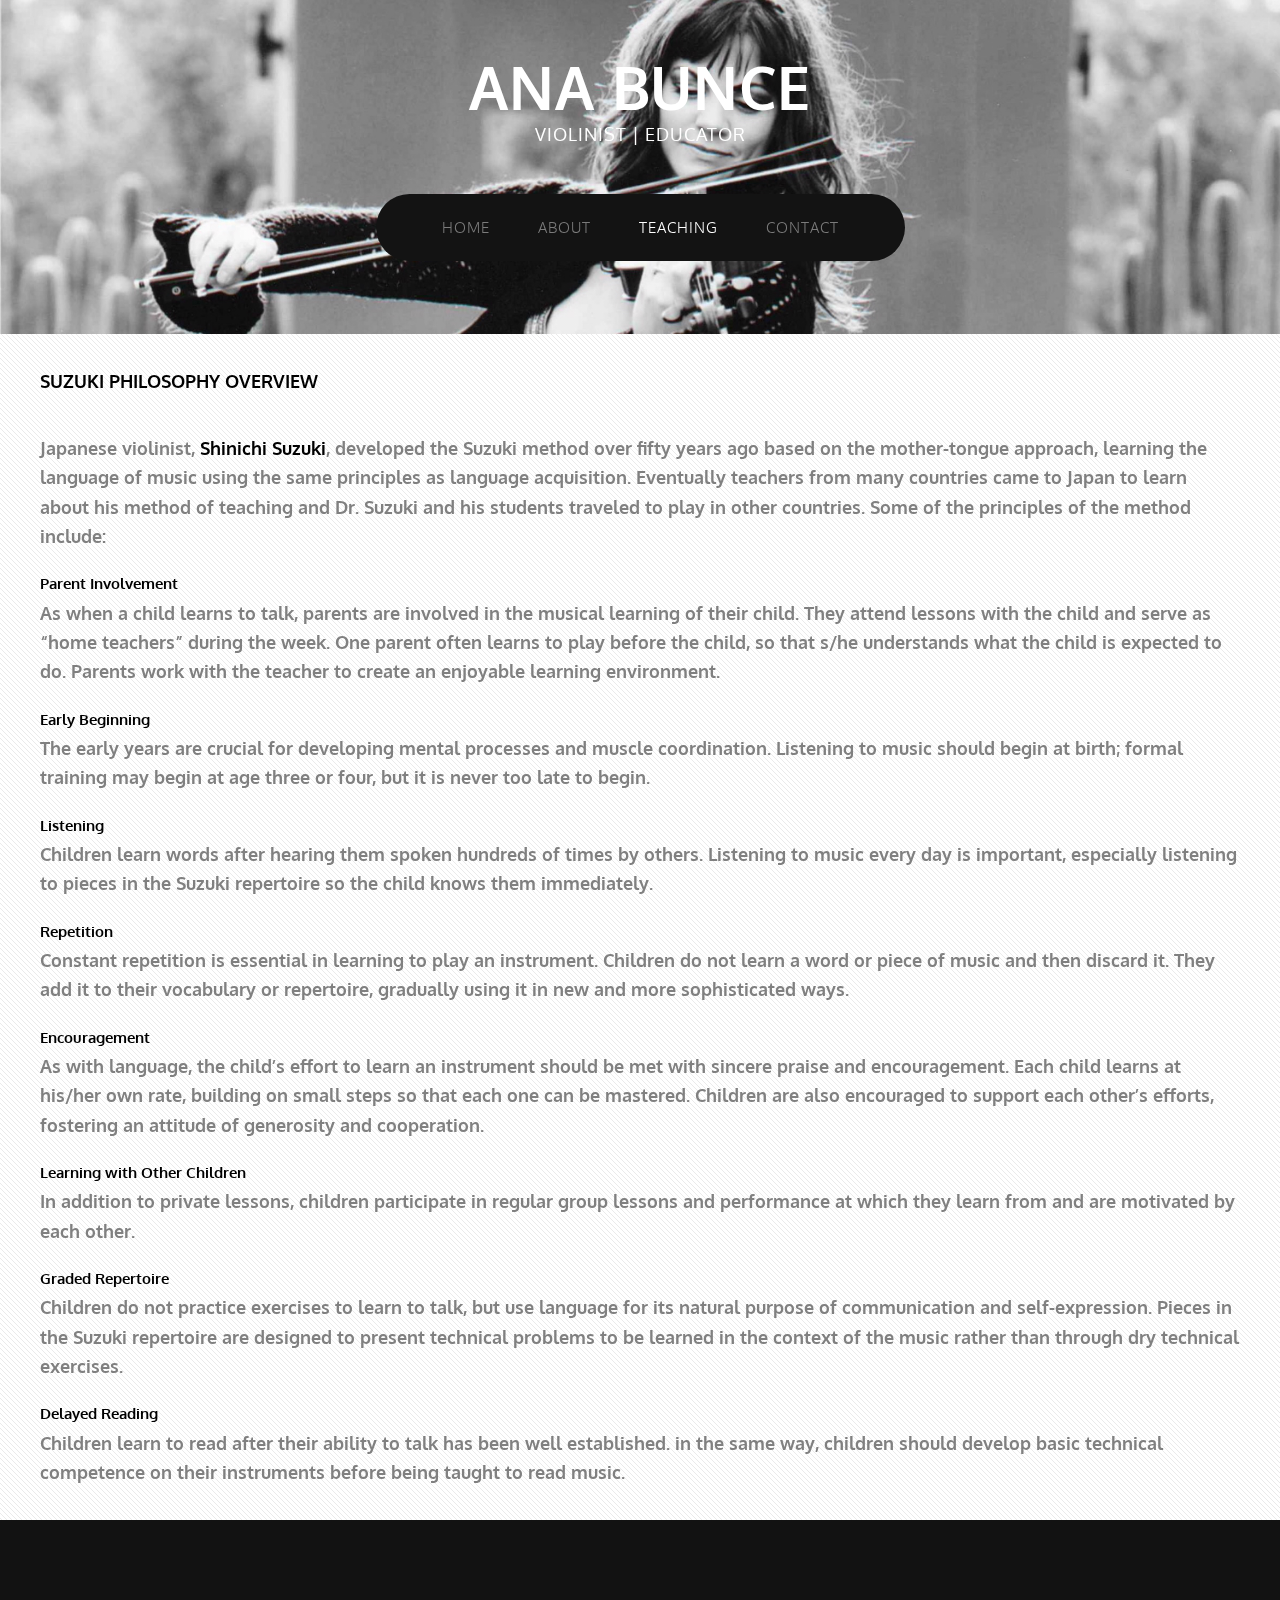
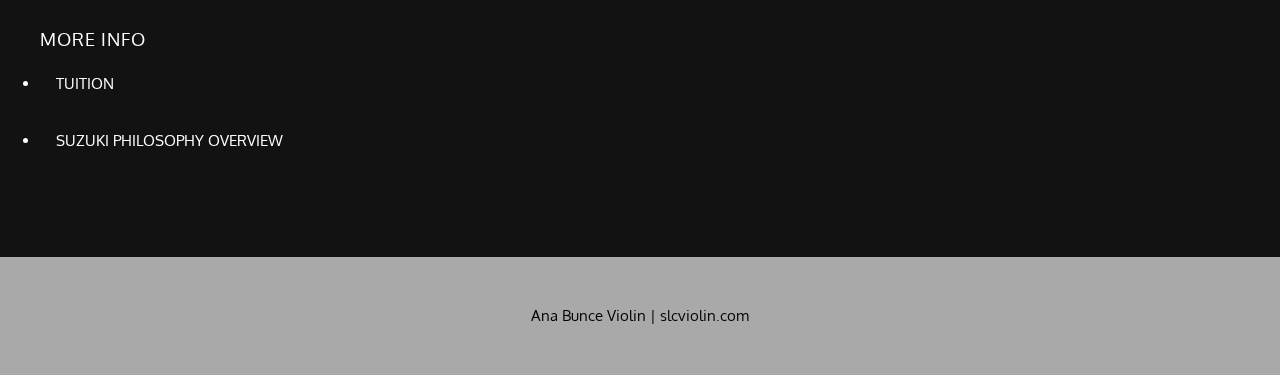
<file: philosophy.html>
<!DOCTYPE HTML>
<html>
	<head>
		<title>Ana Bunce Violin Studio</title>
		<meta http-equiv="content-type" content="text/html; charset=utf-8" />
		<meta name="description" content="Salt Lake City Suzuki Violin Lessons" />
		<meta name="keywords" content="Suzuki Violin, Ana Bunce, Violin Lessons, Utah, Salt Lake City Violin" />
		<link href='https://fonts.googleapis.com/css?family=Oxygen:400,300,700' rel='stylesheet' type='text/css'>
		<!--[if lte IE 8]><script src="js/html5shiv.js"></script><![endif]-->
        <script src="https://ajax.googleapis.com/ajax/libs/jquery/1.11.0/jquery.min.js"></script>
		<script src="js/skel.min.js"></script>
		<script src="js/skel-panels.min.js"></script>
		<script src="js/init.js"></script>
		<noscript>
			<link rel="stylesheet" href="css/skel-noscript.css" />
			<link rel="stylesheet" href="css/style.css" />
		</noscript>
		<!--[if lte IE 8]><link rel="stylesheet" href="css/ie/v8.css" /><![endif]-->
		<!--[if lte IE 9]><link rel="stylesheet" href="css/ie/v9.css" /><![endif]-->
		<script>
		  (function(i,s,o,g,r,a,m){i['GoogleAnalyticsObject']=r;i[r]=i[r]||function(){
		  (i[r].q=i[r].q||[]).push(arguments)},i[r].l=1*new Date();a=s.createElement(o),
		  m=s.getElementsByTagName(o)[0];a.async=1;a.src=g;m.parentNode.insertBefore(a,m)
		  })(window,document,'script','https://www.google-analytics.com/analytics.js','ga');
		  ga('create', 'UA-104419041-1', 'auto');
		  ga('send', 'pageview');
		</script>		
	</head>
	<body>

	<!-- Header -->
		<div id="header">
			<div class="container">
				<!-- Logo -->
					<div id="logo">
						<h1><a href="#">Ana Bunce</a></h1>
						<span>VIOLINIST   |   EDUCATOR</span>
					</div>
				
				<!-- Nav -->
					<nav id="nav">
						<ul>
							<li><a href="index.html">Home</a></li>
							<li><a href="about.html">About</a></li>
							<!--<li class="active"><a href="teaching.html">Teaching</a></li>-->
							<li class="dropdown active">
								<a href="teaching.html" class="dropbtn">Teaching</a>
							    <div class="dropdown-content nav">
							   		<a href="tuition.html">Tuition</a>
							   		<a class="active" href="philosophy.html">Philosophy</a>
								</div>
							</li>							
							<li><a href="contact.html">Contact</a></li>
							<!--<li><a href="onecolumn.html">No Sidebar</a></li>-->
						</ul>
					</nav>

			</div>
		</div>
	<!-- Header -->

	<!-- Main -->
		<div id="main">
			<div class="container">
				<div class="row">

					<!-- Content -->
						<div id="content" class="12u skel-cell-important">
							<section>
								<header>
									<!--<h1><b>SUZUKI PHILOSOPHY OVERVIEW</b></h1>-->
									<span class="byline"><b>SUZUKI PHILOSOPHY OVERVIEW</b></span>
								</header>
									<p>Japanese violinist, <b>Shinichi Suzuki</b>, developed the Suzuki method over fifty years ago based on the mother-tongue approach, learning the language of music using the same principles as language acquisition.  Eventually teachers from many countries came to Japan to learn about his method of teaching and Dr. Suzuki and his students traveled to play in other countries.  Some of the principles of the method include:</p>
									
									<span class="byline"><b>Parent Involvement</b></span>
									<p>As when a child learns to talk, parents are involved in the musical learning of their child. They attend lessons with the child and serve as “home teachers” during the week. One parent often learns to play before the child, so that s/he understands what the child is expected to do. Parents work with the teacher to create an enjoyable learning environment.</p>

									<span class="byline"><b>Early Beginning</b></span>
									<p>The early years are crucial for developing mental processes and muscle coordination. Listening to music should begin at birth; formal training may begin at age three or four, but it is never too late to begin.</p>

									<span class="byline"><b>Listening</b></span>
									<p>Children learn words after hearing them spoken hundreds of times by others. Listening to music every day is important, especially listening to pieces in the Suzuki repertoire so the child knows them immediately.</p>

									<span class="byline"><b>Repetition</b></span>
									<p>Constant repetition is essential in learning to play an instrument. Children do not learn a word or piece of music and then discard it. They add it to their vocabulary or repertoire, gradually using it in new and more sophisticated ways.</p>

									<span class="byline"><b>Encouragement</b></span>
									<p>As with language, the child’s effort to learn an instrument should be met with sincere praise and encouragement. Each child learns at his/her own rate, building on small steps so that each one can be mastered. Children are also encouraged to support each other’s efforts, fostering an attitude of generosity and cooperation.</p>

									<span class="byline"><b>Learning with Other Children</b></span>
									<p>In addition to private lessons, children participate in regular group lessons and performance at which they learn from and are motivated by each other.</p>

									<span class="byline"><b>Graded Repertoire</b></span>
									<p>Children do not practice exercises to learn to talk, but use language for its natural purpose of communication and self-expression. Pieces in the Suzuki repertoire are designed to present technical problems to be learned in the context of the music rather than through dry technical exercises.</p>

									<span class="byline"><b>Delayed Reading</b></span>
									<p>Children learn to read after their ability to talk has been well established. in the same way, children should develop basic technical competence on their instruments before being taught to read music.</p>

									<p></p>
									<!--<p><a href="#" class="image full"><img src="images/HomepageAna.jpg" alt=""></a></p>-->
							</section>
						</div>
					<!-- /Content -->
						
				</div>
			
			</div>
		</div>
	<!-- Main -->	


	<!-- Footer -->
		<div id="footer">
			<div class="container">

					<div style="display: block; padding-top: 1em; letter-spacing: 1px; text-transform: uppercase; font-size: 1.2em; color: #FFF;">
						<span>More Info</span>
					</div>
					<div>
						<Ui class="style1">
							<li style="color: #FFF">
								<a style="color:white" href="tuition.html">TUITION</a>							
							</li>							
							<li style="color: #FFF">
								<a style="color:white" href="philosophy.html">SUZUKI PHILOSOPHY OVERVIEW</a>		
							</li>
						</Ui>
					</div>		
			</div>
		</div>
	<!-- Footer -->

			
	<!-- Main -->
		<!--<div id="main">-->
		<!--	<div class="container">-->
		<!--		<div class="row">-->

					<!-- Sidebar -->
		<!--				<div id="sidebar" class="4u">-->
		<!--					<section>-->
		<!--						<header>-->
		<!--							<h2>Gravida praesent</h2>-->
		<!--							<span class="byline">Praesent lacus congue rutrum</span>-->
		<!--						</header>-->
		<!--						<p>Donec leo, vivamus fermentum nibh in augue praesent a lacus at urna congue rutrum. Maecenas luctus lectus at sapien. Consectetuer adipiscing elit.</p>-->
		<!--						<ul class="default">-->
		<!--							<li><a href="#">Pellentesque quis lectus gravida blandit.</a></li>-->
		<!--							<li><a href="#">Lorem ipsum consectetuer adipiscing elit.</a></li>-->
		<!--							<li><a href="#">Phasellus nec nibh pellentesque congue.</a></li>-->
		<!--							<li><a href="#">Cras aliquam risus pellentesque pharetra.</a></li>-->
		<!--							<li><a href="#">Duis non metus commodo euismod lobortis.</a></li>-->
		<!--							<li><a href="#">Lorem ipsum dolor adipiscing elit.</a></li>-->
		<!--						</ul>-->
		<!--					</section>-->
		<!--				</div>-->
					<!-- Sidebar -->
				
					<!-- Content -->
		<!--				<div id="content" class="8u skel-cell-important">-->
		<!--					<section>-->
		<!--						<header>-->
		<!--							<h2>Left Sidebar</h2>-->
		<!--							<span class="byline">Donec leo, vivamus fermentum nibh in augue praesent</span>-->
		<!--						</header>-->
		<!--						<p><a href="#" class="image full"><img src="images/pics02.jpg" alt=""></a></p>-->
		<!--						<p>Maecenas pede nisl, elementum eu, ornare ac, malesuada at, erat. Proin gravida orci porttitor enim accumsan lacinia. Donec condimentum, urna non molestie semper, ligula enim ornare nibh, quis laoreet eros quam eget ante. Aliquam libero. Vivamus nisl nibh, iaculis vitae, viverra sit amet, ullamcorper vitae, turpis. Aliquam erat volutpat. Vestibulum dui sem, pulvinar sed, imperdiet nec, iaculis nec, leo. Fusce odio. Etiam arcu dui, faucibus eget, placerat vel, sodales eget, orci. Donec ornare neque ac sem. Mauris aliquet. Aliquam sem leo, vulputate sed, convallis at, ultricies quis, justo. Donec nonummy magna quis risus. Quisque eleifend. Phasellus tempor vehicula justo.</p>-->
		<!--					</section>-->
		<!--				</div>-->
					<!-- /Content -->
						
		<!--		</div>-->
			
		<!--	</div>-->
		<!--</div>-->
	<!-- Main -->

	<!-- Footer -->
	<!--	<div id="footer">-->
	<!--		<div class="container">-->
	<!--			<div class="row">-->

							
	<!--							<div>-->
	<!--								<ui>-->
	<!--								<li style="float:left;"><img src="images/pics05.jpg" width="78" height="78" alt="">-->
	<!--									<p>SUZUKI PHILOSOPHY OVERVIEW </p>-->
										<!--<p class="posted">SUZUKI PHILOSOPHY OVERVIEW</p>-->
	<!--								</li>-->
									
	<!--								<li style="float:left;"><img src="images/pics06.jpg" width="78" height="78" alt="">-->
	<!--									<p>TUITION</p>-->
										<!--<p class="posted">TUITION</p>-->
	<!--								</li>-->
	<!--								</ui>-->
	<!--							</div>-->
							

	<!--			</div>-->
	<!--		</div>-->
	<!--	</div>-->
	<!-- Footer -->

	<!-- Copyright -->
		<div id="copyright">
			<div class="container">
				Ana Bunce Violin | <a href="https://slcviolin.com">slcviolin.com</a>
			</div>
		</div>

	</body>
</html>
</file>
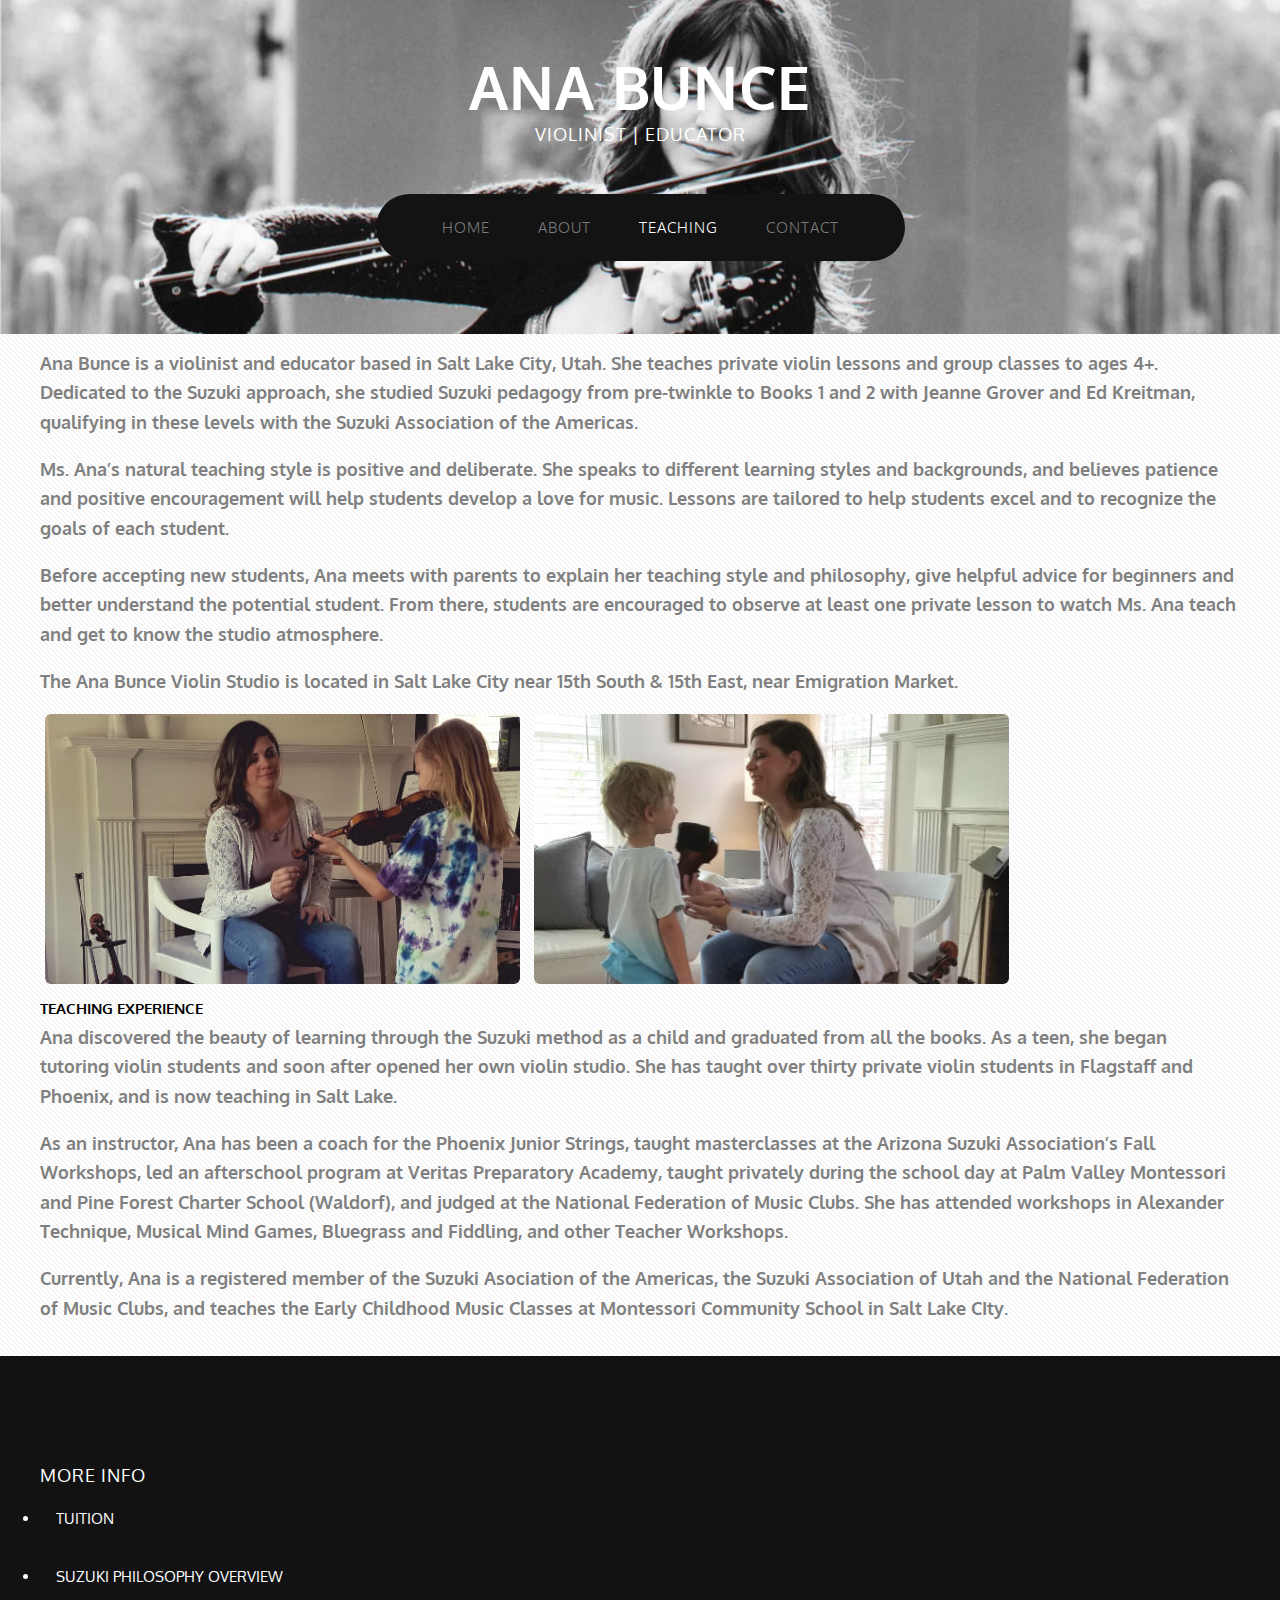
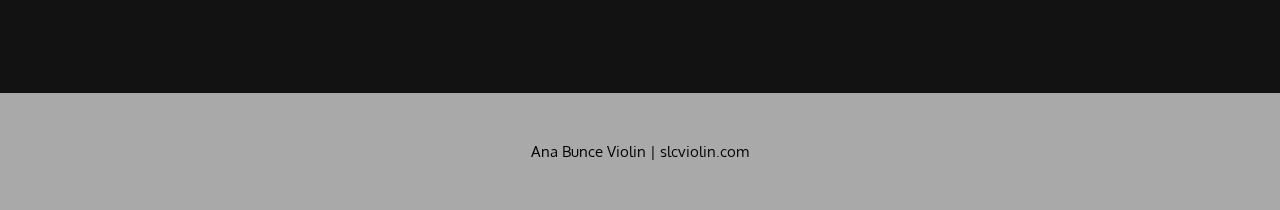
<file: teaching.html>
<!DOCTYPE HTML>
<html>
	<head>
		<title>Ana Bunce Violin Studio</title>
		<meta http-equiv="content-type" content="text/html; charset=utf-8" />
		<meta name="description" content="Salt Lake City Suzuki Violin Lessons" />
		<meta name="keywords" content="Suzuki Violin, Ana Bunce, Violin Lessons, Utah, Salt Lake City Violin" />
		<link href='https://fonts.googleapis.com/css?family=Oxygen:400,300,700' rel='stylesheet' type='text/css'>
		<!--[if lte IE 8]><script src="js/html5shiv.js"></script><![endif]-->
        <script src="https://ajax.googleapis.com/ajax/libs/jquery/1.11.0/jquery.min.js"></script>
		<script src="js/skel.min.js"></script>
		<script src="js/skel-panels.min.js"></script>
		<script src="js/init.js"></script>
		<noscript>
			<link rel="stylesheet" href="css/skel-noscript.css" />
			<link rel="stylesheet" href="css/style.css" />
		</noscript>
		<!--[if lte IE 8]><link rel="stylesheet" href="css/ie/v8.css" /><![endif]-->
		<!--[if lte IE 9]><link rel="stylesheet" href="css/ie/v9.css" /><![endif]-->
		<script>
		  (function(i,s,o,g,r,a,m){i['GoogleAnalyticsObject']=r;i[r]=i[r]||function(){
		  (i[r].q=i[r].q||[]).push(arguments)},i[r].l=1*new Date();a=s.createElement(o),
		  m=s.getElementsByTagName(o)[0];a.async=1;a.src=g;m.parentNode.insertBefore(a,m)
		  })(window,document,'script','https://www.google-analytics.com/analytics.js','ga');
		  ga('create', 'UA-104419041-1', 'auto');
		  ga('send', 'pageview');
		</script>		
	</head>
	<body>

	<!-- Header -->
		<div id="header">
			<div class="container">
					
				<!-- Logo -->
					<div id="logo">
						<h1><a href="#">Ana Bunce</a></h1>
						<span>VIOLINIST   |   EDUCATOR</span>
					</div>
				
				<!-- Nav -->
					<nav id="nav">
						<ul>
							<li><a href="index.html">Home</a></li>
							<li><a href="about.html">About</a></li>
							<!--<li class="active"><a href="teaching.html">Teaching</a></li>-->
							<li class="dropdown active">
								<a href="teaching.html" class="dropbtn">Teaching</a>
							    <div class="dropdown-content nav">
							   		<a href="tuition.html">Tuition</a>
							   		<a href="philosophy.html">Philosophy</a>
								</div>
							</li>							
							<li><a href="contact.html">Contact</a></li>
							<!--<li><a href="onecolumn.html">No Sidebar</a></li>-->
						</ul>
					</nav>

			</div>
		</div>
	<!-- Header -->

	<!-- Main -->
		<div id="main">
			<div class="container">
				<div class="row">

					<!-- Content -->
						<div id="content" class="12u skel-cell-important">
							<section>
								<!--<header>-->
									<!--<h2>Welcome</h2>-->
									<!--<span class="byline">A Message from Ana</span>-->
								<!--</header>-->
								<p>Ana Bunce is a violinist and educator based in Salt Lake City, Utah.  She teaches private violin lessons and group classes to ages 4+.  Dedicated to the Suzuki approach, she studied Suzuki pedagogy from pre-twinkle to Books 1 and 2 with Jeanne Grover and Ed Kreitman, qualifying in these levels with the Suzuki Association of the Americas.</p>
								<p>Ms. Ana’s natural teaching style is positive and deliberate.  She speaks to different learning styles and backgrounds, and believes patience and positive encouragement will help students develop a love for music.  Lessons are tailored to help students excel and to recognize the goals of each student.</p>
								<p>Before accepting new students, Ana meets with parents to explain her teaching style and philosophy, give helpful advice for beginners and better understand the potential student.  From there, students are encouraged to observe at least one private lesson to watch Ms. Ana teach and get to know the studio atmosphere.</p>
								<p>The Ana Bunce Violin Studio is located in Salt Lake City near 15th South & 15th East, near Emigration Market. </p>
								<p></p>
								<div>
									<a class="teach-pics" href="#"><img class="mobilesize" style="border-radius: 6px;" src="images/Teach1.jpg" alt=""></a>
									<a class="teach-pics" href="#"><img class="mobilesize" style="border-radius: 6px;" src="images/Teach2.jpg" alt=""></a>
								</div>
								<span class="byline" style="display:block"><b>TEACHING EXPERIENCE</b></span>
								<p>Ana discovered the beauty of learning through the Suzuki method as a child and graduated from all the books.  As a teen, she began tutoring violin students and soon after opened her own violin studio.  She has taught over thirty private violin students in Flagstaff and Phoenix, and is now teaching in Salt Lake.</p>
								<p>As an instructor, Ana has been a coach for the Phoenix Junior Strings,  taught masterclasses at the Arizona Suzuki Association’s Fall Workshops, led an afterschool program at Veritas Preparatory Academy, taught privately during the school day at Palm Valley Montessori and Pine Forest Charter School (Waldorf), and judged at the National Federation of Music Clubs.  She has attended workshops in Alexander Technique, Musical Mind Games, Bluegrass and Fiddling, and other Teacher Workshops.</p>
								<p>Currently, Ana is a registered member of the Suzuki Asociation of the Americas,  the Suzuki Association of Utah and the National Federation of Music Clubs, and teaches the Early Childhood Music Classes at Montessori Community School in Salt Lake CIty.</p>
								<p></p>
								<!--<p><a href="#" class="image full"><img src="images/HomepageAna.jpg" alt=""></a></p>-->
								<!--<div>-->
								<!--	<a class="teach-pics" href="#"><img style="border-radius: 6px;" src="images/Teach1.jpg" alt=""></a>-->
								<!--	<a class="teach-pics" href="#"><img style="border-radius: 6px;" src="images/Teach2.jpg" alt=""></a>-->
								<!--</div>-->
							</section>
						</div>
					<!-- /Content -->
						
				</div>
			
			</div>
		</div>
	<!-- Main -->	


	<!-- Footer -->
		<div id="footer">
			<div class="container">

					<div style="display: block; padding-top: 1em; letter-spacing: 1px; text-transform: uppercase; font-size: 1.2em; color: #FFF;">
						<span>More Info</span>
					</div>
					<div>
						<Ui class="style1">
							<li style="color: #FFF">
								<a style="color:white" href="tuition.html">TUITION</a>							
							</li>							
							<li style="color: #FFF">
								<a style="color:white" href="philosophy.html">SUZUKI PHILOSOPHY OVERVIEW</a>		
							</li>
						</Ui>
					</div>		
							
								<!--<div>-->
								<!--	<ui>-->
								<!--	<li style="float:left;"><img src="images/pics05.jpg" width="78" height="78" alt="">-->
								<!--		<p>SUZUKI PHILOSOPHY OVERVIEW </p>-->
								<!--		<p class="posted">SUZUKI PHILOSOPHY OVERVIEW</p>-->
								<!--	</li>-->
									
								<!--	<li style="float:left;"><img src="images/pics06.jpg" width="78" height="78" alt="">-->
								<!--		<p>TUITION</p>-->
								<!--		<p class="posted">TUITION</p>-->
								<!--	</li>-->
								<!--	</ui>-->
								<!--</div>-->
							


			</div>
		</div>
	<!-- Footer -->

			
	<!-- Main -->
		<!--<div id="main">-->
		<!--	<div class="container">-->
		<!--		<div class="row">-->

					<!-- Sidebar -->
		<!--				<div id="sidebar" class="4u">-->
		<!--					<section>-->
		<!--						<header>-->
		<!--							<h2>Gravida praesent</h2>-->
		<!--							<span class="byline">Praesent lacus congue rutrum</span>-->
		<!--						</header>-->
		<!--						<p>Donec leo, vivamus fermentum nibh in augue praesent a lacus at urna congue rutrum. Maecenas luctus lectus at sapien. Consectetuer adipiscing elit.</p>-->
		<!--						<ul class="default">-->
		<!--							<li><a href="#">Pellentesque quis lectus gravida blandit.</a></li>-->
		<!--							<li><a href="#">Lorem ipsum consectetuer adipiscing elit.</a></li>-->
		<!--							<li><a href="#">Phasellus nec nibh pellentesque congue.</a></li>-->
		<!--							<li><a href="#">Cras aliquam risus pellentesque pharetra.</a></li>-->
		<!--							<li><a href="#">Duis non metus commodo euismod lobortis.</a></li>-->
		<!--							<li><a href="#">Lorem ipsum dolor adipiscing elit.</a></li>-->
		<!--						</ul>-->
		<!--					</section>-->
		<!--				</div>-->
					<!-- Sidebar -->
				
					<!-- Content -->
		<!--				<div id="content" class="8u skel-cell-important">-->
		<!--					<section>-->
		<!--						<header>-->
		<!--							<h2>Left Sidebar</h2>-->
		<!--							<span class="byline">Donec leo, vivamus fermentum nibh in augue praesent</span>-->
		<!--						</header>-->
		<!--						<p><a href="#" class="image full"><img src="images/pics02.jpg" alt=""></a></p>-->
		<!--						<p>Maecenas pede nisl, elementum eu, ornare ac, malesuada at, erat. Proin gravida orci porttitor enim accumsan lacinia. Donec condimentum, urna non molestie semper, ligula enim ornare nibh, quis laoreet eros quam eget ante. Aliquam libero. Vivamus nisl nibh, iaculis vitae, viverra sit amet, ullamcorper vitae, turpis. Aliquam erat volutpat. Vestibulum dui sem, pulvinar sed, imperdiet nec, iaculis nec, leo. Fusce odio. Etiam arcu dui, faucibus eget, placerat vel, sodales eget, orci. Donec ornare neque ac sem. Mauris aliquet. Aliquam sem leo, vulputate sed, convallis at, ultricies quis, justo. Donec nonummy magna quis risus. Quisque eleifend. Phasellus tempor vehicula justo.</p>-->
		<!--					</section>-->
		<!--				</div>-->
					<!-- /Content -->
						
		<!--		</div>-->
			
		<!--	</div>-->
		<!--</div>-->
	<!-- Main -->

	<!-- Footer -->
	<!--	<div id="footer">-->
	<!--		<div class="container">-->
	<!--			<div class="row">-->

							
	<!--							<div>-->
	<!--								<ui>-->
	<!--								<li style="float:left;"><img src="images/pics05.jpg" width="78" height="78" alt="">-->
	<!--									<p>SUZUKI PHILOSOPHY OVERVIEW </p>-->
										<!--<p class="posted">SUZUKI PHILOSOPHY OVERVIEW</p>-->
	<!--								</li>-->
									
	<!--								<li style="float:left;"><img src="images/pics06.jpg" width="78" height="78" alt="">-->
	<!--									<p>TUITION</p>-->
										<!--<p class="posted">TUITION</p>-->
	<!--								</li>-->
	<!--								</ui>-->
	<!--							</div>-->
							

	<!--			</div>-->
	<!--		</div>-->
	<!--	</div>-->
	<!-- Footer -->

	<!-- Copyright -->
		<div id="copyright">
			<div class="container">
				Ana Bunce Violin | <a href="https://slcviolin.com">slcviolin.com</a>
			</div>
		</div>

	</body>
</html>
</file>
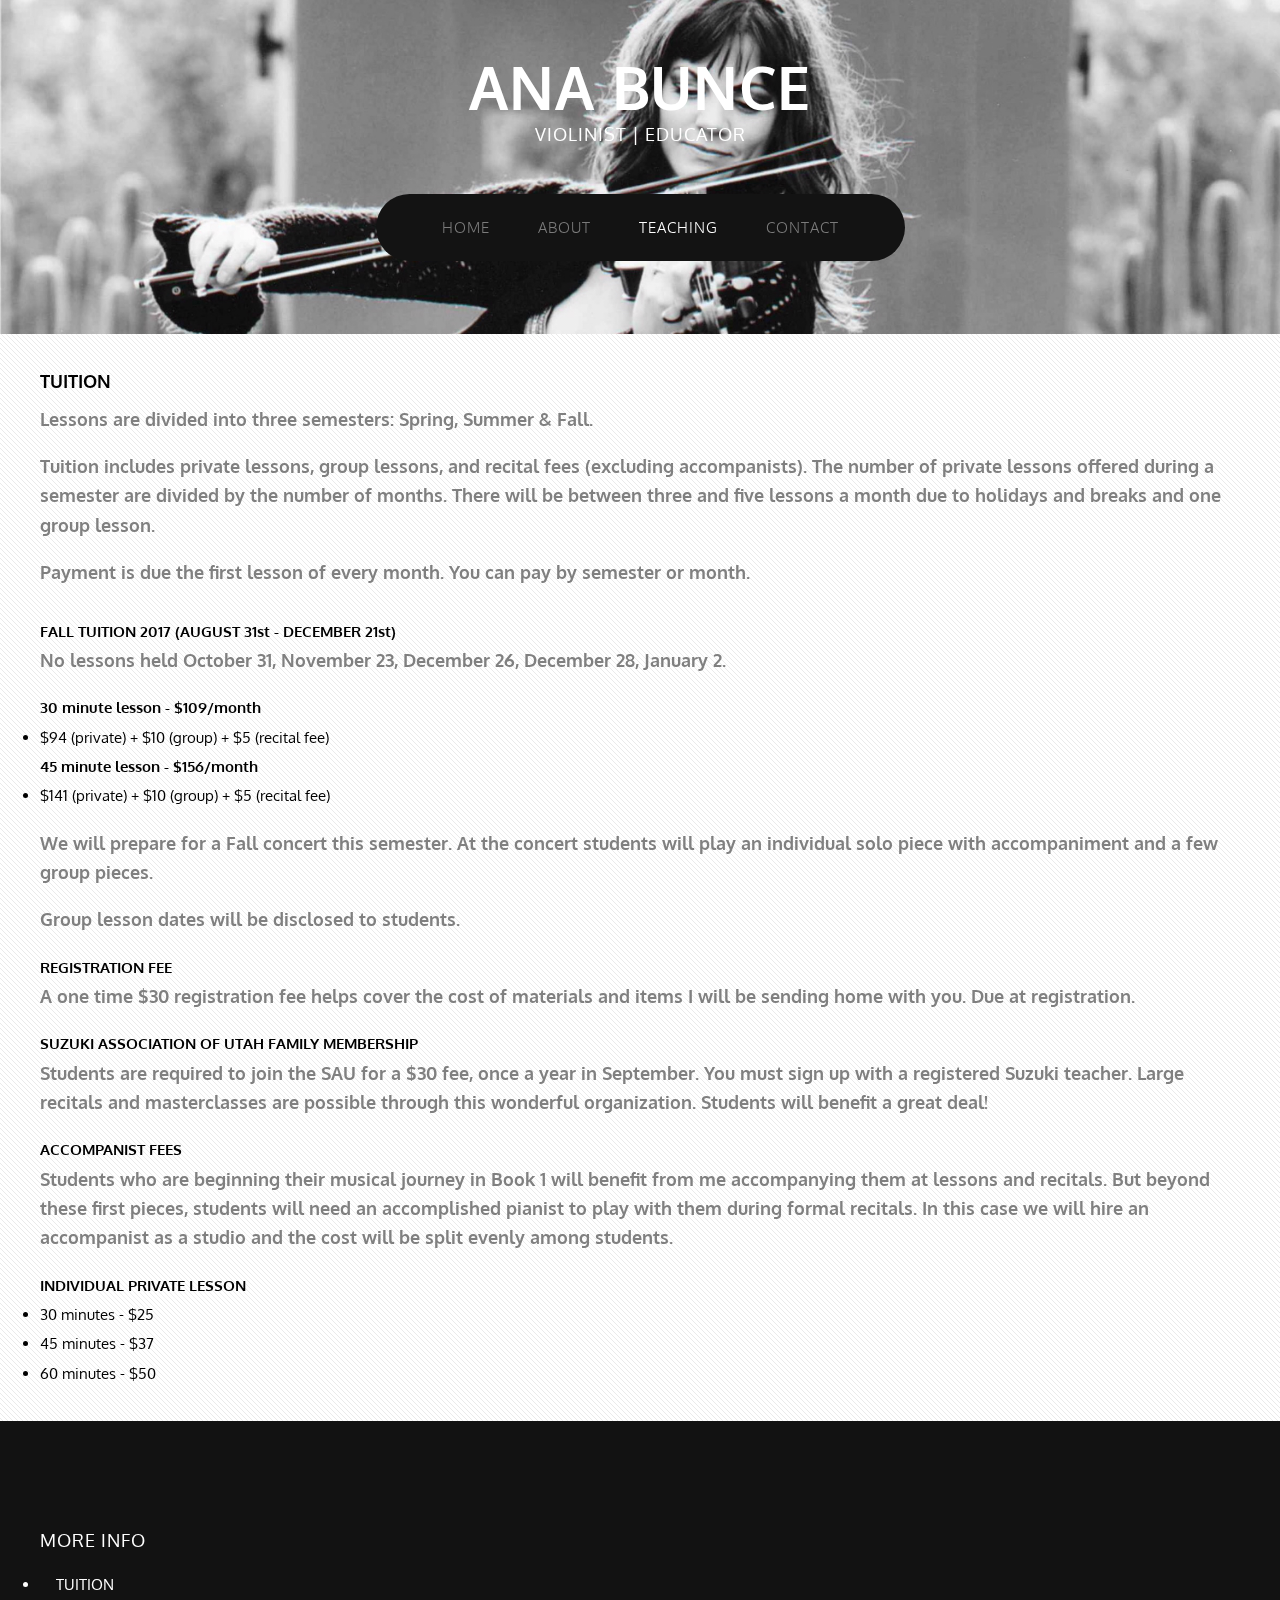
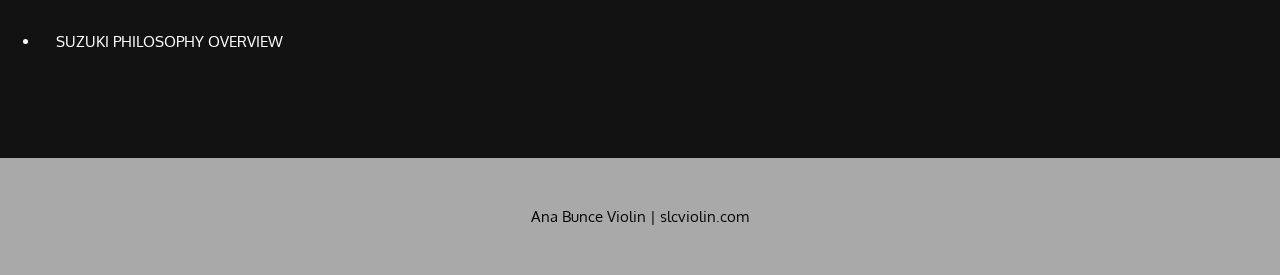
<file: tuition.html>
<!DOCTYPE HTML>
<html>
	<head>
		<title>Ana Bunce Violin Studio</title>
		<meta http-equiv="content-type" content="text/html; charset=utf-8" />
		<meta name="description" content="Salt Lake City Suzuki Violin Lessons" />
		<meta name="keywords" content="Suzuki Violin, Ana Bunce, Violin Lessons, Utah, Salt Lake City Violin" />
		<link href='https://fonts.googleapis.com/css?family=Oxygen:400,300,700' rel='stylesheet' type='text/css'>
		<!--[if lte IE 8]><script src="js/html5shiv.js"></script><![endif]-->
        <script src="https://ajax.googleapis.com/ajax/libs/jquery/1.11.0/jquery.min.js"></script>
		<script src="js/skel.min.js"></script>
		<script src="js/skel-panels.min.js"></script>
		<script src="js/init.js"></script>
		<noscript>
			<link rel="stylesheet" href="css/skel-noscript.css" />
			<link rel="stylesheet" href="css/style.css" />
		</noscript>
		<!--[if lte IE 8]><link rel="stylesheet" href="css/ie/v8.css" /><![endif]-->
		<!--[if lte IE 9]><link rel="stylesheet" href="css/ie/v9.css" /><![endif]-->
		<script>
		  (function(i,s,o,g,r,a,m){i['GoogleAnalyticsObject']=r;i[r]=i[r]||function(){
		  (i[r].q=i[r].q||[]).push(arguments)},i[r].l=1*new Date();a=s.createElement(o),
		  m=s.getElementsByTagName(o)[0];a.async=1;a.src=g;m.parentNode.insertBefore(a,m)
		  })(window,document,'script','https://www.google-analytics.com/analytics.js','ga');
		  ga('create', 'UA-104419041-1', 'auto');
		  ga('send', 'pageview');
		</script>		
	</head>
	<body>

	<!-- Header -->
		<div id="header">
			<div class="container">
					
				<!-- Logo -->
					<div id="logo">
						<h1><a href="#">Ana Bunce</a></h1>
						<span>VIOLINIST   |   EDUCATOR</span>
					</div>
				
				<!-- Nav -->
					<nav id="nav">
						<ul>
							<li><a href="index.html">Home</a></li>
							<li><a href="about.html">About</a></li>
							<!--<li class="active"><a href="teaching.html">Teaching</a></li>-->
							<li class="dropdown active">
								<a href="teaching.html" class="dropbtn">Teaching</a>
							    <div class="dropdown-content nav">
							   		<a class="active" href="tuition.html">Tuition</a>
							   		<a href="philosophy.html">Philosophy</a>
								</div>
							</li>							<li><a href="contact.html">Contact</a></li>
							<!--<li><a href="onecolumn.html">No Sidebar</a></li>-->
						</ul>
					</nav>

			</div>
		</div>
	<!-- Header -->

	<!-- Main -->
		<div id="main">
			<div class="container">
				<div class="row">

					<!-- Content -->
						<div id="content" class="12u skel-cell-important">
							<section>
								<header>
									<!--<h2>Welcome</h2>-->
									<span class="byline"><b>TUITION</b></span>
									<p>Lessons are divided into three semesters: Spring, Summer & Fall.</p>
									<p>Tuition includes private lessons, group lessons, and recital fees (excluding accompanists).  The number of private lessons offered during a semester are divided by the number of months.  There will be between three and five lessons a month due to holidays and breaks and one group lesson.</p>
									<p>Payment is due the first lesson of every month.  You can pay by semester or month.</p>
								</header>
								<span class="byline" style="display:block"><b>FALL TUITION 2017 (AUGUST 31st - DECEMBER 21st)</b></span>
								<!--<span class="byline" style="display:block"><b>AUGUST 31st - DECEMBER 21st</b></span>						-->
							
								<p>No lessons held October 31, November 23, December 26, December 28, January 2.</p>
								
								<span class="byline" style="display:block"><b>30 minute lesson - $109/month</b></span>
								<!--<p style="margin-bottom:3px">30 minute lesson - $109/month</p>-->
								<!--<p style="padding-left:10em">$94 (private) + $10 (group) + $5 (recital fee)</p>-->
								<li style="padding-left:5px color:grey">$94 (private) + $10 (group) + $5 (recital fee)</li>

								<span class="byline" style="display:block"><b>45 minute lesson - $156/month</b></span>
								<!--<p style="margin-bottom:3px">45 minute lesson - $156/month</p>-->
								<!--<p style="padding-left:10em">$94 (private) + $10 (group) + $5 (recital fee)</p>-->
								<li style="padding-left:5px color:grey">$141 (private) + $10 (group) + $5 (recital fee)</li>
								<p></p>
								<p>We will prepare for a Fall concert this semester.  At the concert students will play an individual solo piece with accompaniment and a few group pieces.</p>
								
								<p>Group lesson dates will be disclosed to students.</p>
								
								<span class="byline" style="display:block"><b>REGISTRATION FEE</b></span>
								<p>A one time $30 registration fee helps cover the cost of materials and items I will be sending home with you.  Due at registration.</p>
								
								<span class="byline" style="display:block"><b>SUZUKI ASSOCIATION OF UTAH FAMILY MEMBERSHIP</b></span>
								<p>Students are required to join the SAU for a $30 fee, once a year in September.  You must sign up with a registered Suzuki teacher.  Large recitals and masterclasses are possible through this wonderful organization.  Students will benefit a great deal!</p>
								
								<span class="byline" style="display:block"><b>ACCOMPANIST FEES</b></span>
								<p>Students who are beginning their musical journey in Book 1 will benefit from me accompanying them at lessons and recitals.  But beyond these first pieces, students will need an accomplished pianist to play with them during formal recitals.  In this case we will hire an accompanist as a studio and the cost will be split evenly among students.  </p>
										
								<span class="byline" style="display:block"><b>INDIVIDUAL PRIVATE LESSON</b></span>		
								<li style="padding-left:5px color:grey">30 minutes - $25</li>
								<li style="padding-left:5px color:grey">45 minutes - $37</li>
								<li style="padding-left:5px color:grey">60 minutes - $50</li>								
								<p></p>
								<p></p>
								<!--<p><a href="#" class="image full"><img src="images/HomepageAna.jpg" alt=""></a></p>-->
							</section>
						</div>
					<!-- /Content -->
						
				</div>
			
			</div>
		</div>
	<!-- Main -->	


	<!-- Footer -->
		<div id="footer">
			<div class="container">

					<div style="display: block; padding-top: 1em; letter-spacing: 1px; text-transform: uppercase; font-size: 1.2em; color: #FFF;">
						<span>More Info</span>
					</div>
					<div>
						<Ui class="style1">
							<li style="color: #FFF">
								<a style="color:white" href="tuition.html">TUITION</a>							
							</li>							
							<li style="color: #FFF">
								<a style="color:white" href="philosophy.html">SUZUKI PHILOSOPHY OVERVIEW</a>		
							</li>
						</Ui>
					</div>		
							
								<!--<div>-->
								<!--	<ui>-->
								<!--	<li style="float:left;"><img src="images/pics05.jpg" width="78" height="78" alt="">-->
								<!--		<p>SUZUKI PHILOSOPHY OVERVIEW </p>-->
								<!--		<p class="posted">SUZUKI PHILOSOPHY OVERVIEW</p>-->
								<!--	</li>-->
									
								<!--	<li style="float:left;"><img src="images/pics06.jpg" width="78" height="78" alt="">-->
								<!--		<p>TUITION</p>-->
								<!--		<p class="posted">TUITION</p>-->
								<!--	</li>-->
								<!--	</ui>-->
								<!--</div>-->
							


			</div>
		</div>
	<!-- Footer -->

			
	<!-- Main -->
		<!--<div id="main">-->
		<!--	<div class="container">-->
		<!--		<div class="row">-->

					<!-- Sidebar -->
		<!--				<div id="sidebar" class="4u">-->
		<!--					<section>-->
		<!--						<header>-->
		<!--							<h2>Gravida praesent</h2>-->
		<!--							<span class="byline">Praesent lacus congue rutrum</span>-->
		<!--						</header>-->
		<!--						<p>Donec leo, vivamus fermentum nibh in augue praesent a lacus at urna congue rutrum. Maecenas luctus lectus at sapien. Consectetuer adipiscing elit.</p>-->
		<!--						<ul class="default">-->
		<!--							<li><a href="#">Pellentesque quis lectus gravida blandit.</a></li>-->
		<!--							<li><a href="#">Lorem ipsum consectetuer adipiscing elit.</a></li>-->
		<!--							<li><a href="#">Phasellus nec nibh pellentesque congue.</a></li>-->
		<!--							<li><a href="#">Cras aliquam risus pellentesque pharetra.</a></li>-->
		<!--							<li><a href="#">Duis non metus commodo euismod lobortis.</a></li>-->
		<!--							<li><a href="#">Lorem ipsum dolor adipiscing elit.</a></li>-->
		<!--						</ul>-->
		<!--					</section>-->
		<!--				</div>-->
					<!-- Sidebar -->
				
					<!-- Content -->
		<!--				<div id="content" class="8u skel-cell-important">-->
		<!--					<section>-->
		<!--						<header>-->
		<!--							<h2>Left Sidebar</h2>-->
		<!--							<span class="byline">Donec leo, vivamus fermentum nibh in augue praesent</span>-->
		<!--						</header>-->
		<!--						<p><a href="#" class="image full"><img src="images/pics02.jpg" alt=""></a></p>-->
		<!--						<p>Maecenas pede nisl, elementum eu, ornare ac, malesuada at, erat. Proin gravida orci porttitor enim accumsan lacinia. Donec condimentum, urna non molestie semper, ligula enim ornare nibh, quis laoreet eros quam eget ante. Aliquam libero. Vivamus nisl nibh, iaculis vitae, viverra sit amet, ullamcorper vitae, turpis. Aliquam erat volutpat. Vestibulum dui sem, pulvinar sed, imperdiet nec, iaculis nec, leo. Fusce odio. Etiam arcu dui, faucibus eget, placerat vel, sodales eget, orci. Donec ornare neque ac sem. Mauris aliquet. Aliquam sem leo, vulputate sed, convallis at, ultricies quis, justo. Donec nonummy magna quis risus. Quisque eleifend. Phasellus tempor vehicula justo.</p>-->
		<!--					</section>-->
		<!--				</div>-->
					<!-- /Content -->
						
		<!--		</div>-->
			
		<!--	</div>-->
		<!--</div>-->
	<!-- Main -->

	<!-- Footer -->
	<!--	<div id="footer">-->
	<!--		<div class="container">-->
	<!--			<div class="row">-->

							
	<!--							<div>-->
	<!--								<ui>-->
	<!--								<li style="float:left;"><img src="images/pics05.jpg" width="78" height="78" alt="">-->
	<!--									<p>SUZUKI PHILOSOPHY OVERVIEW </p>-->
										<!--<p class="posted">SUZUKI PHILOSOPHY OVERVIEW</p>-->
	<!--								</li>-->
									
	<!--								<li style="float:left;"><img src="images/pics06.jpg" width="78" height="78" alt="">-->
	<!--									<p>TUITION</p>-->
										<!--<p class="posted">TUITION</p>-->
	<!--								</li>-->
	<!--								</ui>-->
	<!--							</div>-->
							

	<!--			</div>-->
	<!--		</div>-->
	<!--	</div>-->
	<!-- Footer -->

	<!-- Copyright -->
		<div id="copyright">
			<div class="container">
				Ana Bunce Violin | <a href="https://slcviolin.com">slcviolin.com</a>
			</div>
		</div>

	</body>
</html>
</file>
<file: css/style.css>
@charset 'UTF-8';

/*********************************************************************************/
/* Basic                                                                         */
/*********************************************************************************/

	body
	{
		/* background: #090909; */
		background: #a9a9a9;
	}

	body,input,textarea,select
	{
		font-family: 'Oxygen', sans-serif;
		font-size: 13pt;
		line-height: 2em;
	}

	h1,h2,h3,h4,h5,h6
	{
		font-weight: bold;
	}
	
		h1 a, h2 a, h3 a, h4 a, h5 a, h6 a
		{
			color: inherit;
			text-decoration: none;
		}
		
	/* Change this to whatever font weight/color pairing is most suitable */
	strong, b
	{
		font-weight: bold;
		color: #000000;
		/*font-size: 1em;*/
	}
	
	em, i
	{
		font-style: italic;
	}

	/* Don't forget to set this to something that matches the design */
	a
	{
		color: #ff0000;
	}
	
	a:hover
	{
		text-decoration: none;
	}

	sub
	{
		position: relative;
		top: 0.5em;
		font-size: 0.8em;
	}
	
	sup
	{
		position: relative;
		top: -0.5em;
		font-size: 0.8em;
	}
	
	hr
	{
		border: 0;
		border-top: solid 1px #ddd;
	}
	
	blockquote
	{
		border-left: solid 0.5em #ddd;
		padding: 1em 0 1em 2em;
		font-style: italic;
	}
	
	p, ul, ol, dl, table
	{
		margin-bottom: 1em;
		font-weight: bold;
	}
	
	p
	{
		font-size: large;
		color: grey;
	}

	header
	{
	}
	
		header h2
		{
			letter-spacing: -1px;
			font-weight: 700;
		}
	
		header .byline
		{
			font-size: 1.2em;
			display: block;
			text-transform: uppercase;
		}
		
	footer
	{
		margin-top: 1em;
	}

	br.clear
	{
		clear: both;
	}
	
	/* Buttons */
		
		.button
		{
			position: relative;
			display: inline-block;
			margin-top: 2em;
			padding: 0.8em 1.5em;
			background: #1d1d1d;
			border-radius: 6px;
			text-decoration: none;
			text-transform: uppercase;
			font-size: 1em;
			color: #FFF;
			-moz-transition: color 0.35s ease-in-out, background-color 0.35s ease-in-out;
			-webkit-transition: color 0.35s ease-in-out, background-color 0.35s ease-in-out;
			-o-transition: color 0.35s ease-in-out, background-color 0.35s ease-in-out;
			-ms-transition: color 0.35s ease-in-out, background-color 0.35s ease-in-out;
			transition: color 0.35s ease-in-out, background-color 0.35s ease-in-out;
			cursor: pointer;
		}

			.button:hover
			{
				background: #141414;
				color: #FFF !important;
			}
	

	/* Sections/Articles */
	
		section,
		article
		{
			margin-bottom: 3em;
		}
		
		section > :last-child,
		article > :last-child
		{
			margin-bottom: 0;
		}

		section:last-child,
		article:last-child
		{
			margin-bottom: 0;
		}

		.row > section,
		.row > article
		{
			margin-bottom: 0;
		}

	/* Images */

		.image
		{
			display: inline-block;
		}
		
			.image img
			{
				display: block;
				margin: auto;
				width: 50%;
				border-radius: 6px;
			}

			.image.featured
			{
				display: block;
				width: 100%;
				margin: 0 0 2em 0;
			}
			
			.image.full
			{
				display: block;
				width: 100%;
				margin: 0 0 2em 0;
			}
			
			.image.main.right
			{
				/*display: inline;*/
				/*width: 50%;*/
				float:right;
				/*margin: 0 0 2em 0;*/ 
			}
			
			.image.left
			{
				float: left;
				margin: 0 2em 2em 0;
			}
			
			.image.centered
			{
				display: block;
				margin: 0 0 2em 0;
			}

				.image.centered img
				{
					margin: 0 auto;
					width: auto;
				}

		.teach-pics
		{
			padding: 5px; 
			display:inline;
		}
		
		.teach-div
		{
			width: 50%;
			margin: auto;
		}
		
	/* Lists */

		ul.default
		{
			list-style: none;
			margin: 0;
			padding: 0;
		}
		
			ul.default li
			{
				padding: 0.50em 0em;
			}	
		
		ul.style1
		{
			font-size: 0.90em;
		}	

			ul.style1 li
			{
				padding: 0.80em 0em;
				line-height: 1.8em;
			}	

			ul.style1 li img
			{
				float: left;
				margin-right: 1.50em;
				border-radius: 6px;
			}
			
			ul.style1 .posted
			{
				display: block;
				margin-top: 1em;
				padding: 0.50em 0em;
			}


/*dropdown nav stuff*/
li a, .dropbtn {
    display: inline-block;
    /*color: white;*/
    text-align: center;
    padding: 14px 16px;
    text-decoration: none;
    				border-radius: 6px;
}

li a:hover, .dropdown:hover .dropbtn {
    /*background-color: red;*/
    color:white;
}

li.dropdown {
    display: inline-block;
    				border-radius: 6px;
}

.dropdown-content {
    display: none;
    position: absolute;
    background-color: #131313;
    min-width: 160px;
    box-shadow: 0px 8px 16px 0px rgba(0,0,0,0.2);
    z-index: 1;
    				border-radius: 6px;
}

.dropdown-content a {
    color: grey;
    padding: 12px 16px;
    text-decoration: none;
    display: block;
    text-align: left;
    				border-radius: 6px;
    				
    								padding: 1.3em 1.5em;
				letter-spacing: 1px;
				text-decoration: none;
				text-transform: uppercase;
				font-weight: 200;
				font-size: 1em;
				outline: 0;
				color: #7b7b7b;
    				
}

/*.dropdown-content a:hover {background-color: #f1f1f1}*/

.dropdown:hover .dropdown-content {
    display: block;
    				border-radius: 6px;
}



/*********************************************************************************/
/* Header                                                                        */
/*********************************************************************************/

	#header
	{
		position: relative;
		background: #ddd url(../images/header.jpg) no-repeat center;
		background-size: cover;
	}

	#logo
	{
	}
	
	#nav
	{
	}

		#nav ul
		{
			margin: 0;
		}
	
/*********************************************************************************/
/* Banner                                                                        */
/*********************************************************************************/

	#banner
	{
		position: relative;
		background: #333;
		color: #fff;
	}

/*********************************************************************************/
/* Main                                                                          */
/*********************************************************************************/

	#main
	{
		position: relative;
		background: #fff url(images/overlay.png) repeat;
	}
	
	.divider
	{
		overflow: hidden;
		border-top: 1px solid #dbdbdb;
	}

/*********************************************************************************/
/* Footer                                                                        */
/*********************************************************************************/
	
	#footer
	{
		position: relative;
		background: #121212;
		color: rgba(255,255,255,.4);
	}
	
	#footer header h2
	{
		color: #FFF;
	}
	
/*********************************************************************************/
/* Copyright                                                                     */
/*********************************************************************************/
	
	#copyright
	{
		position: relative;
		padding: 3em 0em;
		text-align: center;
		/*color: rgba(255,255,255, .2);*/
		color: black;
	}
	
	#copyright .container
	{
	}
	
	#copyright a
	{
		text-decoration: none;
		/*color: rgba(255,255,255,.3);*/
		color: black;
	}
</file>
<file: css/ie/v8.css>
/*********************************************************************************/
/* Basic                                                                         */
/*********************************************************************************/

	.button
	{
		/*
		
		For elements that use border-radius, add the following:
		
			-ms-behavior: url('css/ie/PIE.htc');

		Note that PIE.htc requires its elements to be relative or absolute:

			position: relative;

		*/
	}
</file>
<file: css/ie/v9.css>
/*********************************************************************************/
/* Basic                                                                         */
/*********************************************************************************/
</file>
<file: css/skel-noscript.css>
/* Resets (http://meyerweb.com/eric/tools/css/reset/ | v2.0 | 20110126 | License: none (public domain)) */

	html,body,div,span,applet,object,iframe,h1,h2,h3,h4,h5,h6,p,blockquote,pre,a,abbr,acronym,address,big,cite,code,del,dfn,em,img,ins,kbd,q,s,samp,small,strike,strong,sub,sup,tt,var,b,u,i,center,dl,dt,dd,ol,ul,li,fieldset,form,label,legend,table,caption,tbody,tfoot,thead,tr,th,td,article,aside,canvas,details,embed,figure,figcaption,footer,header,hgroup,menu,nav,output,ruby,section,summary,time,mark,audio,video{margin:0;padding:0;border:0;font-size:100%;font:inherit;vertical-align:baseline;}article,aside,details,figcaption,figure,footer,header,hgroup,menu,nav,section{display:block;}body{line-height:1;}ol,ul{list-style:none;}blockquote,q{quotes:none;}blockquote:before,blockquote:after,q:before,q:after{content:'';content:none;}table{border-collapse:collapse;border-spacing:0;}body{-webkit-text-size-adjust:none}

/* Box Model */

	*, *:before, *:after {
		-moz-box-sizing: border-box;
		-webkit-box-sizing: border-box;
		-o-box-sizing: border-box;
		-ms-box-sizing: border-box;
		box-sizing: border-box;
	}

/* Container */

	body {
		min-width: 1200px;
	}

	.container {
		width: 1200px;
		margin-left: auto;
		margin-right: auto;
	}

	/* Modifiers */
	
		.container.small {
			width: 900px;
		}

		.container.big {
			width: 100%;
			max-width: 1500px;
			min-width: 1200px;
		}

/* Grid */

	/* Cells */

		.\31 2u { width: 100% }
		.\31 1u { width: 91.6666666667% }
		.\31 0u { width: 83.3333333333% }
		.\39 u { width: 75% }
		.\38 u { width: 66.6666666667% }
		.\37 u { width: 58.3333333333% }
		.\36 u { width: 50% }
		.\35 u { width: 41.6666666667% }
		.\34 u { width: 33.3333333333% }
		.\33 u { width: 25% }
		.\32 u { width: 16.6666666667% }
		.\31 u { width: 8.3333333333% }
		.\-11u { margin-left: 91.6666666667% }
		.\-10u { margin-left: 83.3333333333% }
		.\-9u { margin-left: 75% }
		.\-8u { margin-left: 66.6666666667% }
		.\-7u { margin-left: 58.3333333333% }
		.\-6u { margin-left: 50% }
		.\-5u { margin-left: 41.6666666667% }
		.\-4u { margin-left: 33.3333333333% }
		.\-3u { margin-left: 25% }
		.\-2u { margin-left: 16.6666666667% }
		.\-1u { margin-left: 8.3333333333% }

		.row > * {
			padding: 50px 0 0 50px;
			float: left;
			-moz-box-sizing: border-box;
			-webkit-box-sizing: border-box;
			-o-box-sizing: border-box;
			-ms-box-sizing: border-box;
			box-sizing: border-box;
		}

		.row + .row > * {
			padding-top: 50px;
		}

		.row {
			margin-left: -50px;
		}

	/* Rows */

		.row:after {
			content: '';
			display: block;
			clear: both;
			height: 0;
		}

		.row:first-child > * {
			padding-top: 0;
		}

		.row > * {
			padding-top: 0;
		}

		/* Modifiers */

			/* Flush */

				.row.flush {
					margin-left: 0;
				}

				.row.flush > * {
					padding: 0 !important;
				}

			/* Quarter */

				.row.quarter > * {
					padding: 12.5px 0 0 12.5px;
				}

				.row.quarter + .row.quarter > * {
					padding-top: 12.5px;
				}

				.row.quarter {
					margin-left: -12.5px;
				}

			/* Half */

				.row.half > * {
					padding: 25px 0 0 25px;
				}

				.row.half + .row.half > * {
					padding-top: 25px;
				}

				.row.half {
					margin-left: -25px;
				}

			/* One and (a) Half */

				.row.oneandhalf > * {
					padding: 75px 0 0 75px;
				}

				.row.oneandhalf + .row.oneandhalf > * {
					padding-top: 75px;
				}

				.row.oneandhalf {
					margin-left: -75px;
				}

			/* Double */

				.row.double > * {
					padding: 100px 0 0 100px;
				}

				.row.double + .row.double > * {
					padding-top: 100px;
				}

				.row.double {
					margin-left: -100px;
				}
</file>
